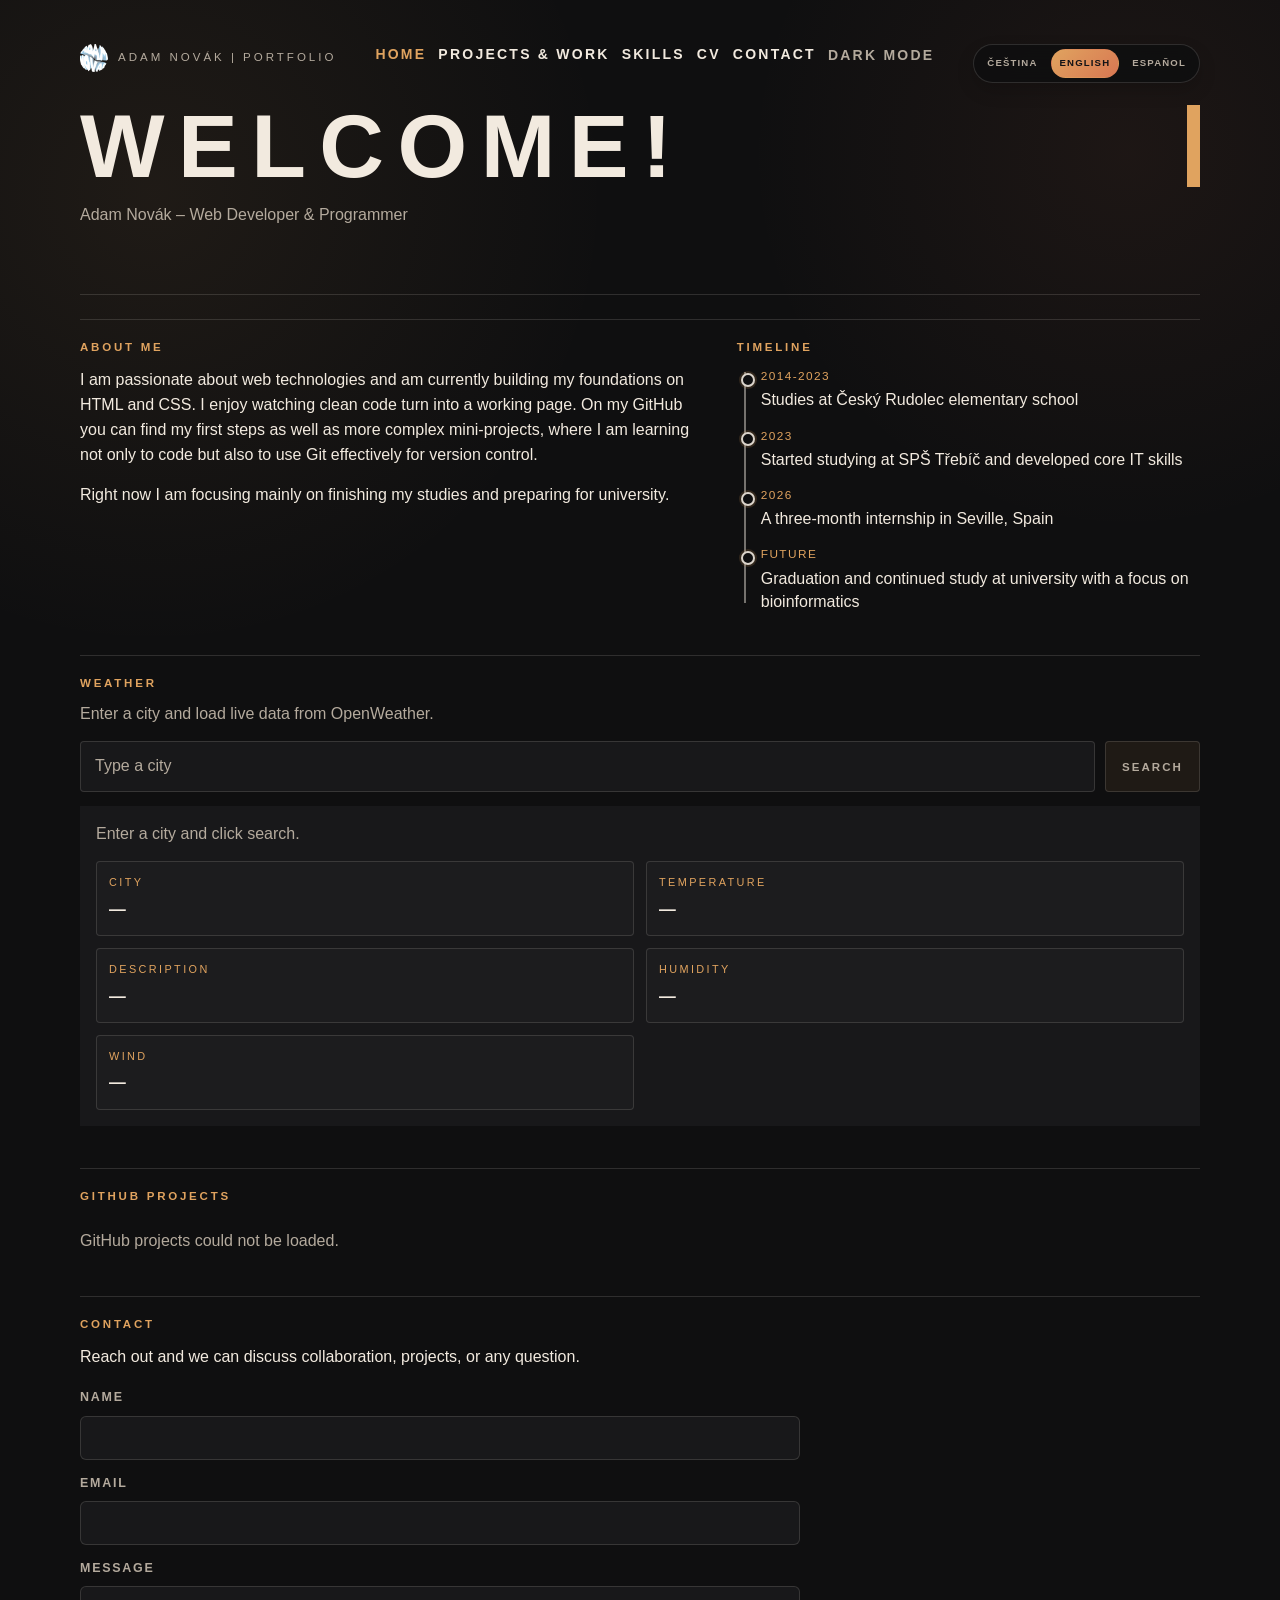
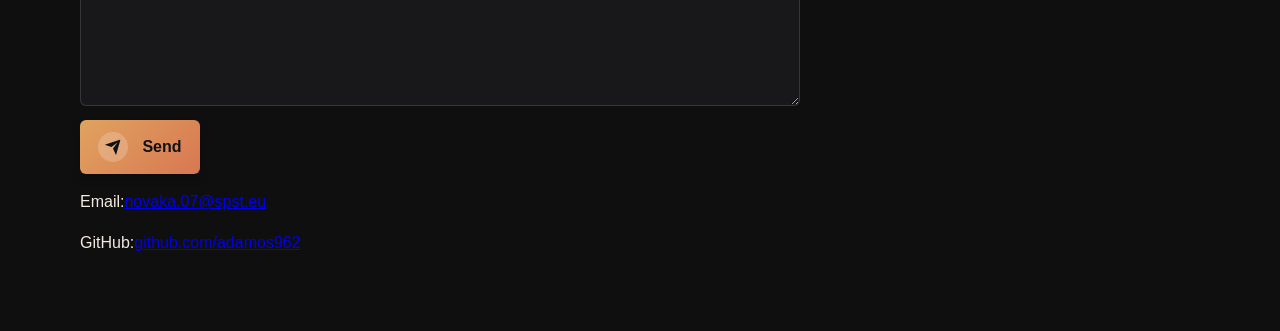
<file: index.html>
<!DOCTYPE html><html lang="cs"><head><meta charset="UTF-8"><meta name="viewport" content="width=device-width,initial-scale=1"><meta name="description" content="Portfolio Adama Nováka – webový vývojář, programátor, 3D designer. HTML, CSS, JavaScript, Python, C++. Přehled projektů a dovedností."><meta name="author" content="Adam Novák"><meta name="keywords" content="portfolio, webový vývojář, HTML CSS JavaScript, Python, programátor, Třebíč"><meta name="robots" content="index,follow,max-snippet:-1,max-image-preview:large"><meta name="theme-color" content="#0f0f10"><meta name="color-scheme" content="dark light"><meta http-equiv="Content-Security-Policy" content="script-src 'self' 'unsafe-inline' https://www.googletagmanager.com https://api.github.com; connect-src 'self' https://*.google-analytics.com https://*.analytics.google.com https://*.googletagmanager.com https://api.github.com https://api.openweathermap.org;"><meta name="google-site-verification" content="hx__53u4xNnlyAiqrmCuZ11W1itisKY6_TkjL5RrKaM"><meta name="mobile-web-app-capable" content="yes"><meta property="og:locale" content="cs_CZ"><meta property="og:type" content="website"><meta property="og:url" content="https://adameknovacek.netlify.app/"><meta property="og:site_name" content="Adam Novák | Portfolio"><meta property="og:title" content="Adam Novák | Portfolio"><meta property="og:description" content="Osobní portfolio Adama Nováka. Webové projekty, studijní práce, dovednosti a kontakt na jednom místě."><meta property="og:image" content="https://adameknovacek.netlify.app/LOGO.webp"><meta property="og:image:width" content="512"><meta property="og:image:height" content="512"><meta property="og:image:type" content="image/png"><meta name="twitter:card" content="summary_large_image"><meta name="twitter:title" content="Adam Novák | Portfolio"><meta name="twitter:description" content="Osobní portfolio Adama Nováka. Webové projekty, studijní práce, dovednosti a kontakt na jednom místě."><meta name="twitter:image" content="https://adameknovacek.netlify.app/LOGO.webp"><meta name="twitter:creator" content="@adamos962"><meta name="apple-mobile-web-app-status-bar-style" content="black-translucent"><script async src="https://www.googletagmanager.com/gtag/js?id=G-PLTFPHKEN8"></script><script>function gtag(){dataLayer.push(arguments)}window.dataLayer=window.dataLayer||[],gtag("js",new Date),gtag("config","G-PLTFPHKEN8")</script><title>Adam Novák | Portfolio – Webový Vývojář & Programátor</title><link rel="icon" href="LOGO.webp" type="image/webp" sizes="64x64"><link rel="shortcut icon" href="LOGO.webp" type="image/webp"><link rel="apple-touch-icon" href="LOGO.webp"><link rel="canonical" href="https://adameknovacek.netlify.app/"><link rel="preconnect" href="https://api.openweathermap.org"><link rel="dns-prefetch" href="https://github.com"><link rel="stylesheet" href="style.css"><script type="application/ld+json">{
        "@context": "https://schema.org",
        "@type": "ProfilePage",
        "name": "Adam Novák | Portfolio",
        "url": "https://adameknovacek.netlify.app/",
        "description": "Portfolio Adama Nováka - webový vývojář, programátor, 3D designer.",
        "inLanguage": "cs-CZ",
        "datePublished": "2026-05-05",
        "isAccessibleForFree": true,
        "mainEntity": {
            "@type": "Person",
            "name": "Adam Novák",
            "url": "https://adameknovacek.netlify.app/",
            "email": "novaka.07@spst.eu",
            "jobTitle": "Student, Webový Vývojář & Programátor",
            "affiliation": {
                "@type": "EducationalOrganization",
                "name": "SPŠ Třebíč"
            },
            "knowsLanguage": ["cs", "en"],
            "sameAs": [
                "https://github.com/adamos962"
            ],
            "skills": "HTML, CSS, JavaScript, Python, C++, C#, MySQL, Blender, 3D Modeling"
        }
    }</script><script type="application/ld+json">{
        "@context": "https://schema.org",
        "@type": "BreadcrumbList",
        "itemListElement": [
            {
                "@type": "ListItem",
                "position": 1,
                "name": "Domů",
                "item": "https://adameknovacek.netlify.app/"
            },
            {
                "@type": "ListItem",
                "position": 2,
                "name": "O Mně",
                "item": "https://adameknovacek.netlify.app/#o-mne"
            },
            {
                "@type": "ListItem",
                "position": 3,
                "name": "Dovednosti",
                "item": "https://adameknovacek.netlify.app/#dovednosti"
            }
        ]
    }</script></head><body><header class="hero"><div class="hero__topbar"><a class="hero__brand" href="index.html" aria-label="Přejít na hlavní stránku"><img class="hero__logo" src="LOGO.webp" alt="Logo Adam Novák" fetchpriority="high"><span>Adam Novák | Portfolio</span></a><nav aria-label="Hlavní navigace"><a href="index.html" aria-current="page">Domů</a><a href="projekty.html">Projekty a Práce</a><a href="dovednosti.html">Dovednosti</a><a href="zivotopis.html">Životopis</a><a href="#kontakt">Kontakt</a><button type="button" data-theme-toggle>Tmavý režim</button></nav></div><h1 class="typewriter"></h1><p class="hero__subtitle">Adam Novák – Webový Vývojář & Programátor</p></header><main class="obsah"><section id="o-mne" class="karta about-section" itemscope itemtype="https://schema.org/EducationalOccupationalCredential"><div><h2>O mně</h2><p itemprop="description">Jsem nadšenec do webových technologií, který momentálně staví své základy na HTML a CSS. Baví mě proces, jak se z čistého kódu stává funkční stránka. Na mém GitHubu najdete mé první krůčky i komplexnější mini-projekty, na kterých se učím nejen kódovat, ale i efektivně využívat Git pro správu verzí.</p><p>Aktuálně se soustředím hlavně na dokončení mého studia a přípravu na vysokou školu.</p></div><aside class="study-timeline" aria-label="Studijní timeline"><h2>Časová osa</h2><ol class="study-timeline__list"><li><span>2014-2023</span>Studium na ZŠ Český Rudolec</li><li><span>2023</span>Začátek studia na SPŠ Třebíč, rozvíjení základních dovedností a znalostí v oblasti IT</li><li><span>2026</span>Dlouhodobá tříměsíční stáž ve Španělsku, Sevilla</li><li><span>Budoucnost</span>Maturita, pokračování studia na VŠ se zaměřením na Bioinformatiku</li></ol></aside></section><section id="weather" class="karta weather-widget"><div class="weather-widget__intro"><h2>Počasí</h2><p>Zadej město a načti aktuální data z OpenWeather.</p></div><div class="weather-widget__controls"><input id="weather-city-input" class="weather-widget__input" type="text" placeholder="Napiš město" aria-label="Název města"><button type="button" data-weather-search class="weather-widget__button">Vyhledat</button></div><div class="weather-card" aria-live="polite"><p id="weather-message" class="weather-card__message">Zadej město a klikni na hledat.</p><dl class="weather-card__details"><div class="weather-card__item"><dt>Město</dt><dd id="weather-city-name">—</dd></div><div class="weather-card__item"><dt>Teplota</dt><dd id="weather-temperature">—</dd></div><div class="weather-card__item"><dt>Popis</dt><dd id="weather-description">—</dd></div><div class="weather-card__item"><dt>Vlhkost</dt><dd id="weather-humidity">—</dd></div><div class="weather-card__item"><dt>Vítr</dt><dd id="weather-wind">—</dd></div></dl></div></section><section id="projects" class="karta github-projects"></section><section id="kontakt" class="karta contact-section"><h2>Kontakt</h2><p>Ozvi se mi a probereme spolupráci, projekty nebo jakýkoli dotaz.</p><form name="kontaktni-formular" method="POST" action="/thank-you.html" data-netlify="true" data-netlify-honeypot="bot-field" class="contact-form"><input type="hidden" name="form-name" value="kontaktni-formular"><p class="contact-form__honeypot"><label>Nevyplňujte toto pole: <input name="bot-field"></label></p><div class="contact-form__field"><label for="contact-name">Jméno</label><input id="contact-name" name="name" type="text" autocomplete="name" required></div><div class="contact-form__field"><label for="contact-email">Email</label><input id="contact-email" name="email" type="email" autocomplete="email" required></div><div class="contact-form__field"><label for="contact-message">Zpráva</label><textarea id="contact-message" name="message" rows="5" required></textarea></div><button type="submit" class="contact-submit-btn"><div class="svg-wrapper-1"><div class="svg-wrapper"><svg xmlns="http://www.w3.org/2000/svg" viewBox="0 0 24 24" width="24" height="24"><path fill="none" d="M0 0h24v24H0z"></path><path fill="currentColor" d="M1.946 9.315c-.522-.174-.527-.455.01-.634l19.087-6.362c.529-.176.832.12.684.638l-5.454 19.086c-.15.529-.455.547-.679.045L12 14l6-8-8 6-8.054-2.685z"></path></svg></div></div><span>Odeslat</span></button></form><address class="kontakt-data"><p>Email:<a href="mailto:novaka.07@spst.eu">novaka.07@spst.eu</a></p><p>GitHub:<a href="https://github.com/adamos962" target="_blank" rel="noopener noreferrer">github.com/adamos962</a></p></address></section></main><button id="chat-bubble" class="chat-bubble" aria-label="Otevřít chat" aria-expanded="false"><svg width="24" height="24" viewBox="0 0 24 24" fill="none" stroke="currentColor" stroke-width="2"><path d="M21 15a2 2 0 0 1-2 2H7l-4 4V5a2 2 0 0 1 2-2h14a2 2 0 0 1 2 2z"></path></svg></button><div id="chat-modal" class="chat-modal" hidden><div class="chat-modal__container"><div class="chat-modal__header"><h2>Zeptej se mě</h2><button id="chat-close" class="chat-modal__close" aria-label="Zavřít chat">&times;</button></div><div class="chat-modal__body"><p class="chat-modal__intro">Ptej se na mé dovednosti, projekty nebo pozadí.</p><div id="chat-response" aria-live="polite" class="chat-response"></div></div><div class="chat-modal__footer"><input type="text" id="chat-input" placeholder="např. Jaké jazyky znáš?" aria-label="Tvá otázka"><button id="chat-send">Poslat</button></div></div></div><script src="script.js" defer="defer"></script></body></html>
</file>
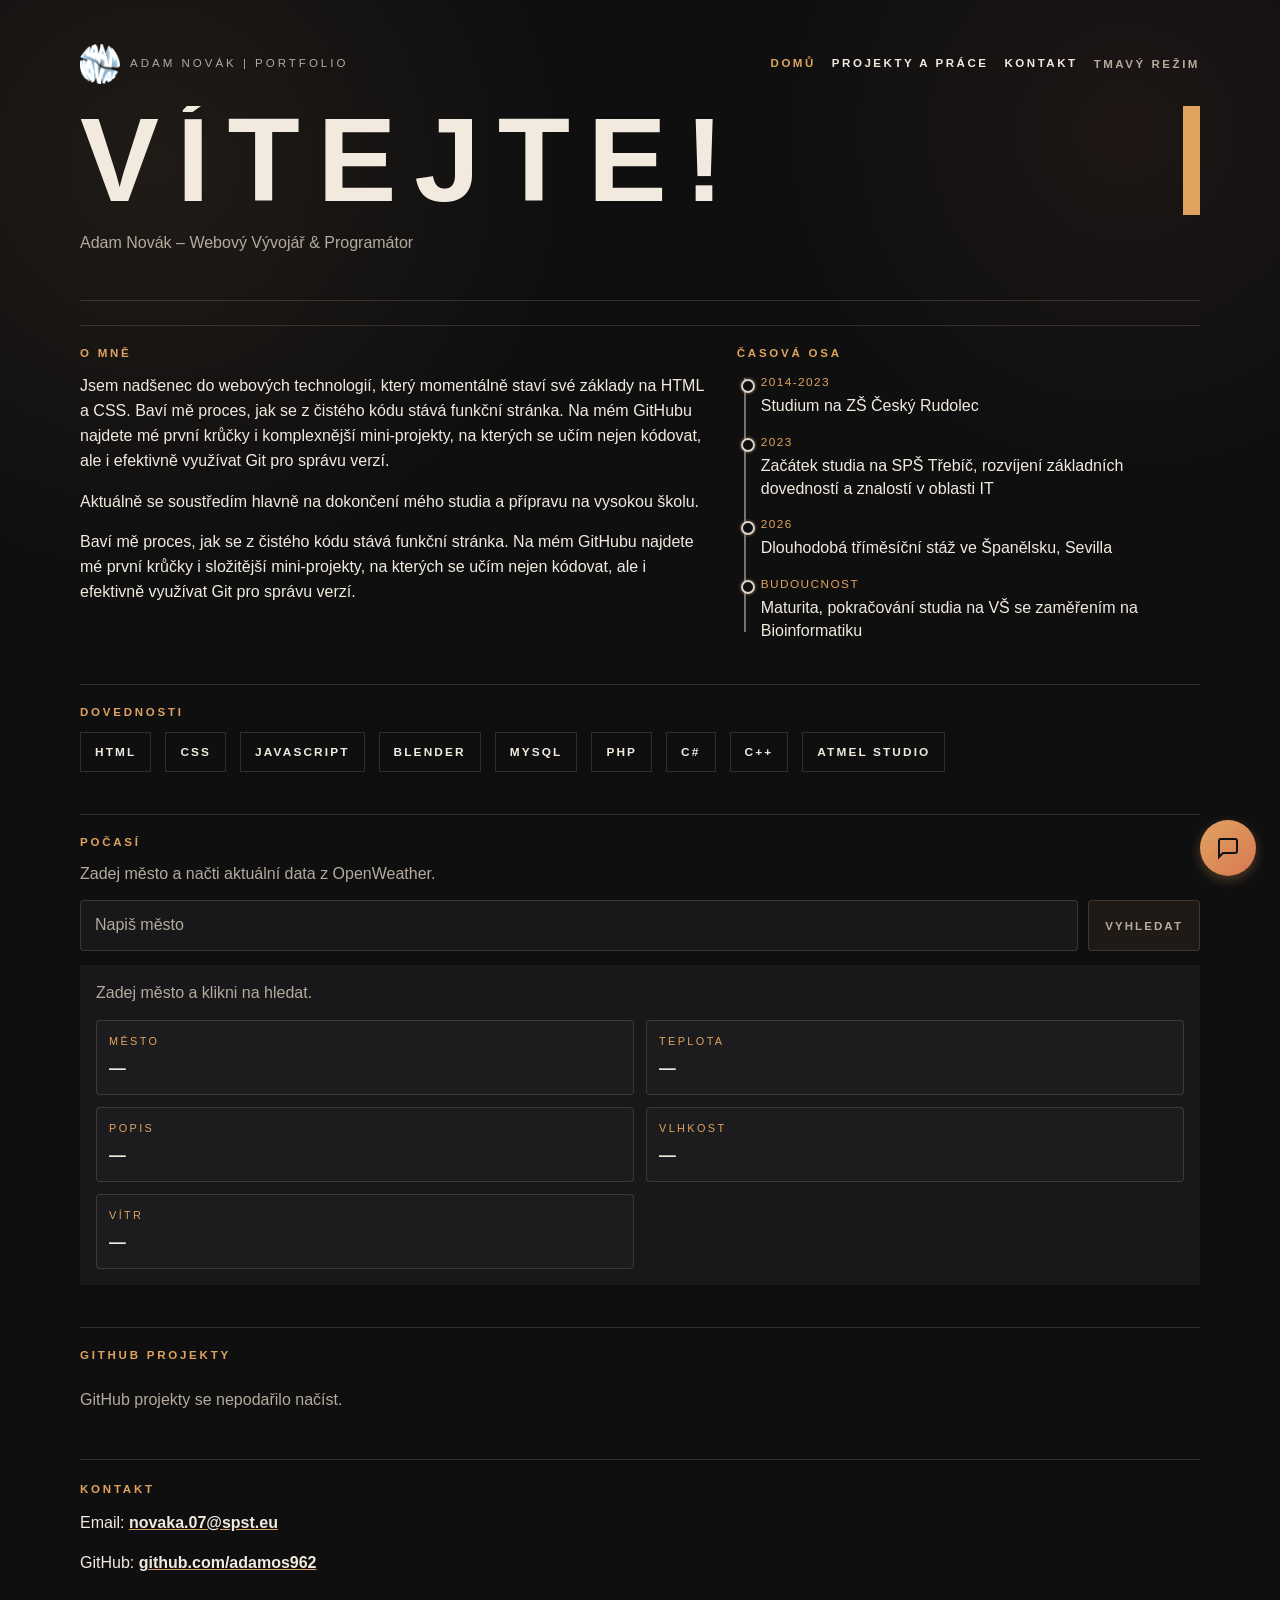
<file: my-portfolio/index.html>
<!DOCTYPE html>
<html lang="cs">
<head>
    <meta charset="UTF-8">
    <meta name="viewport" content="width=device-width, initial-scale=1.0">
    <meta name="description" content="Portfolio Adama Nováka – webový vývojář, programátor, 3D designer. HTML, CSS, JavaScript, Python, C++. Přehled projektů a dovedností.">
    <meta name="author" content="Adam Novák">
    <meta name="keywords" content="portfolio, webový vývojář, HTML CSS JavaScript, Python, programátor, Třebíč">
    <meta name="robots" content="index,follow,max-snippet:-1,max-image-preview:large">
    <meta name="theme-color" content="#0f0f10">
    <meta name="color-scheme" content="dark light">
    <meta name="mobile-web-app-capable" content="yes">
    <meta property="og:locale" content="cs_CZ">
    <meta property="og:type" content="website">
    <meta property="og:url" content="https://adameknovacek.netlify.app/">
    <meta property="og:site_name" content="Adam Novák | Portfolio">
    <meta property="og:title" content="Adam Novák | Portfolio">
    <meta property="og:description" content="Osobní portfolio Adama Nováka. Webové projekty, studijní práce, dovednosti a kontakt na jednom místě.">
    <meta property="og:image" content="https://adameknovacek.netlify.app/LOGO.png">
    <meta property="og:image:width" content="512">
    <meta property="og:image:height" content="512">
    <meta property="og:image:type" content="image/png">
    <meta name="twitter:card" content="summary_large_image">
    <meta name="twitter:title" content="Adam Novák | Portfolio">
    <meta name="twitter:description" content="Osobní portfolio Adama Nováka. Webové projekty, studijní práce, dovednosti a kontakt na jednom místě.">
    <meta name="twitter:image" content="https://adameknovacek.netlify.app/LOGO.png">
    <meta name="twitter:creator" content="@adamos962">
    <meta name="apple-mobile-web-app-status-bar-style" content="black-translucent">
    <title>Adam Novák | Portfolio – Webový Vývojář & Programátor</title>
    <link rel="icon" type="image/png" href="LOGO.png">
    <link rel="canonical" href="https://adameknovacek.netlify.app/">
    <link rel="preconnect" href="https://api.openweathermap.org">
    <link rel="dns-prefetch" href="https://github.com">
    <link rel="stylesheet" href="style.css">
    <script type="application/ld+json">
    {
        "@context": "https://schema.org",
        "@type": "ProfilePage",
        "name": "Adam Novák | Portfolio",
        "url": "https://adameknovacek.netlify.app/",
        "description": "Portfolio Adama Nováka - webový vývojář, programátor, 3D designer.",
        "inLanguage": "cs-CZ",
        "datePublished": "2026-05-05",
        "isAccessibleForFree": true,
        "mainEntity": {
            "@type": "Person",
            "name": "Adam Novák",
            "url": "https://adameknovacek.netlify.app/",
            "email": "novaka.07@spst.eu",
            "jobTitle": "Student, Webový Vývojář & Programátor",
            "affiliation": {
                "@type": "EducationalOrganization",
                "name": "SPŠ Třebíč"
            },
            "knowsLanguage": ["cs", "en"],
            "sameAs": [
                "https://github.com/adamos962"
            ],
            "skills": "HTML, CSS, JavaScript, Python, C++, C#, MySQL, Blender, 3D Modeling"
        }
    }
    </script>
    <script type="application/ld+json">
    {
        "@context": "https://schema.org",
        "@type": "BreadcrumbList",
        "itemListElement": [
            {
                "@type": "ListItem",
                "position": 1,
                "name": "Domů",
                "item": "https://adameknovacek.netlify.app/"
            },
            {
                "@type": "ListItem",
                "position": 2,
                "name": "O Mně",
                "item": "https://adameknovacek.netlify.app/#o-mne"
            },
            {
                "@type": "ListItem",
                "position": 3,
                "name": "Dovednosti",
                "item": "https://adameknovacek.netlify.app/#dovednosti"
            }
        ]
    }
    </script>
</head>
<body>
    <header class="hero">
        <div class="hero__topbar">
            <a class="hero__brand" href="index.html" aria-label="Přejít na hlavní stránku">
                <img class="hero__logo hero__logo--large" src="LOGO.png" alt="Logo Adam Novák">
                <span>Adam Novák | Portfolio</span>
            </a>
            <nav aria-label="Hlavní navigace">
                <a href="index.html" aria-current="page">Domů</a>
                <a href="projekty.html">Projekty a Práce</a>
                <a href="#kontakt">Kontakt</a>
                <button type="button" data-theme-toggle>Tmavý režim</button>
            </nav>
        </div>

        <h1 class="typewriter"></h1>
        <p class="hero__subtitle">Adam Novák – Webový Vývojář & Programátor</p>
    </header>

    <main class="obsah">
        <section id="o-mne" class="karta about-section" itemscope itemtype="https://schema.org/EducationalOccupationalCredential">
            <div>
                <h2>O mně</h2>
                <p itemprop="description">
                    Jsem nadšenec do webových technologií, který momentálně staví své základy na HTML a CSS. Baví mě proces, jak se z čistého kódu stává funkční stránka. Na mém GitHubu najdete mé první krůčky i komplexnější mini-projekty, na kterých se učím nejen kódovat, ale i efektivně využívat Git pro správu verzí.
                </p>
                <p>
                    Aktuálně se soustředím hlavně na dokončení mého studia a přípravu na vysokou školu.
                </p>

                <p>
                    Baví mě proces, jak se z čistého kódu stává funkční stránka. Na mém GitHubu najdete mé první krůčky i složitější mini-projekty, na kterých se učím nejen kódovat, ale i efektivně využívat Git pro správu verzí.
                </p>
                </p>
            </div>
            <aside class="study-timeline" aria-label="Studijní timeline">
                <h2>Časová osa</h2>
                <ol class="study-timeline__list">
                    <li><span>2014-2023</span>Studium na ZŠ Český Rudolec</li>
                    <li><span>2023</span>Začátek studia na SPŠ Třebíč, rozvíjení základních dovedností a znalostí v oblasti IT</li>
                    <li><span>2026</span>Dlouhodobá tříměsíční stáž ve Španělsku, Sevilla</li>
                    <li><span>Budoucnost</span>Maturita, pokračování studia na VŠ se zaměřením na Bioinformatiku</li>
                </ol>
            </aside>
        </section>

        <section id="dovednosti" class="karta">
            <h2>Dovednosti</h2>
            <ul class="seznam-dovednosti" itemscope itemtype="https://schema.org/ItemList">
                <link itemprop="itemListOrder" href="https://schema.org/ItemListUnordered" />
                <li itemprop="itemListElement">HTML</li>
                <li itemprop="itemListElement">CSS</li>
                <li itemprop="itemListElement">JavaScript</li>
                <li itemprop="itemListElement">Blender</li>
                <li itemprop="itemListElement">MySQL</li>
                <li itemprop="itemListElement">PHP</li>
                <li itemprop="itemListElement">C#</li>
                <li itemprop="itemListElement">C++</li>
                <li itemprop="itemListElement">Atmel studio</li>
            </ul>
        </section>

        <section id="weather" class="karta weather-widget">
            <div class="weather-widget__intro">
                <h2>Počasí</h2>
                <p>Zadej město a načti aktuální data z OpenWeather.</p>
            </div>

            <div class="weather-widget__controls">
                <input id="weather-city-input" class="weather-widget__input" type="text" placeholder="Napiš město" aria-label="Název města">
                <button type="button" data-weather-search class="weather-widget__button">Vyhledat</button>
            </div>

            <div class="weather-card" aria-live="polite">
                <p id="weather-message" class="weather-card__message">Zadej město a klikni na hledat.</p>
                <dl class="weather-card__details">
                    <div class="weather-card__item">
                        <dt>Město</dt>
                        <dd id="weather-city-name">—</dd>
                    </div>
                    <div class="weather-card__item">
                        <dt>Teplota</dt>
                        <dd id="weather-temperature">—</dd>
                    </div>
                    <div class="weather-card__item">
                        <dt>Popis</dt>
                        <dd id="weather-description">—</dd>
                    </div>
                    <div class="weather-card__item">
                        <dt>Vlhkost</dt>
                        <dd id="weather-humidity">—</dd>
                    </div>
                    <div class="weather-card__item">
                        <dt>Vítr</dt>
                        <dd id="weather-wind">—</dd>
                    </div>
                </dl>
            </div>
        </section>

        <section id="projects" class="karta github-projects" aria-labelledby="github-projects-heading"></section>
    </main>

    <!-- Floating Chat Widget -->
    <button id="chat-bubble" class="chat-bubble" aria-label="Otevřít chat" aria-expanded="false">
        <svg width="24" height="24" viewBox="0 0 24 24" fill="none" stroke="currentColor" stroke-width="2">
            <path d="M21 15a2 2 0 0 1-2 2H7l-4 4V5a2 2 0 0 1 2-2h14a2 2 0 0 1 2 2z"></path>
        </svg>
    </button>

    <div id="chat-modal" class="chat-modal" hidden>
        <div class="chat-modal__container">
            <div class="chat-modal__header">
                <h2>Zeptej se mě</h2>
                <button id="chat-close" class="chat-modal__close" aria-label="Zavřít chat">&times;</button>
            </div>
            <div class="chat-modal__body">
                <p class="chat-modal__intro">Ptej se na mé dovednosti, projekty nebo pozadí.</p>
                <div id="chat-response" aria-live="polite" class="chat-response"></div>
            </div>
            <div class="chat-modal__footer">
                <input type="text" id="chat-input" placeholder="např. Jaké jazyky znáš?" aria-label="Tvá otázka">
                <button id="chat-send">Poslat</button>
            </div>
        </div>
    </div>

    <footer id="kontakt" class="karta karta--footer">
        <h2>Kontakt</h2>
        <address class="kontakt-data">
            <p>Email: <a href="mailto:novaka.07@spst.eu">novaka.07@spst.eu</a></p>
            <p>GitHub: <a href="https://github.com/adamos962" target="_blank" rel="noopener noreferrer">github.com/adamos962</a></p>
        </address>
    </footer>
    <script src="script.js" defer></script>
</body>
</html>
</file>
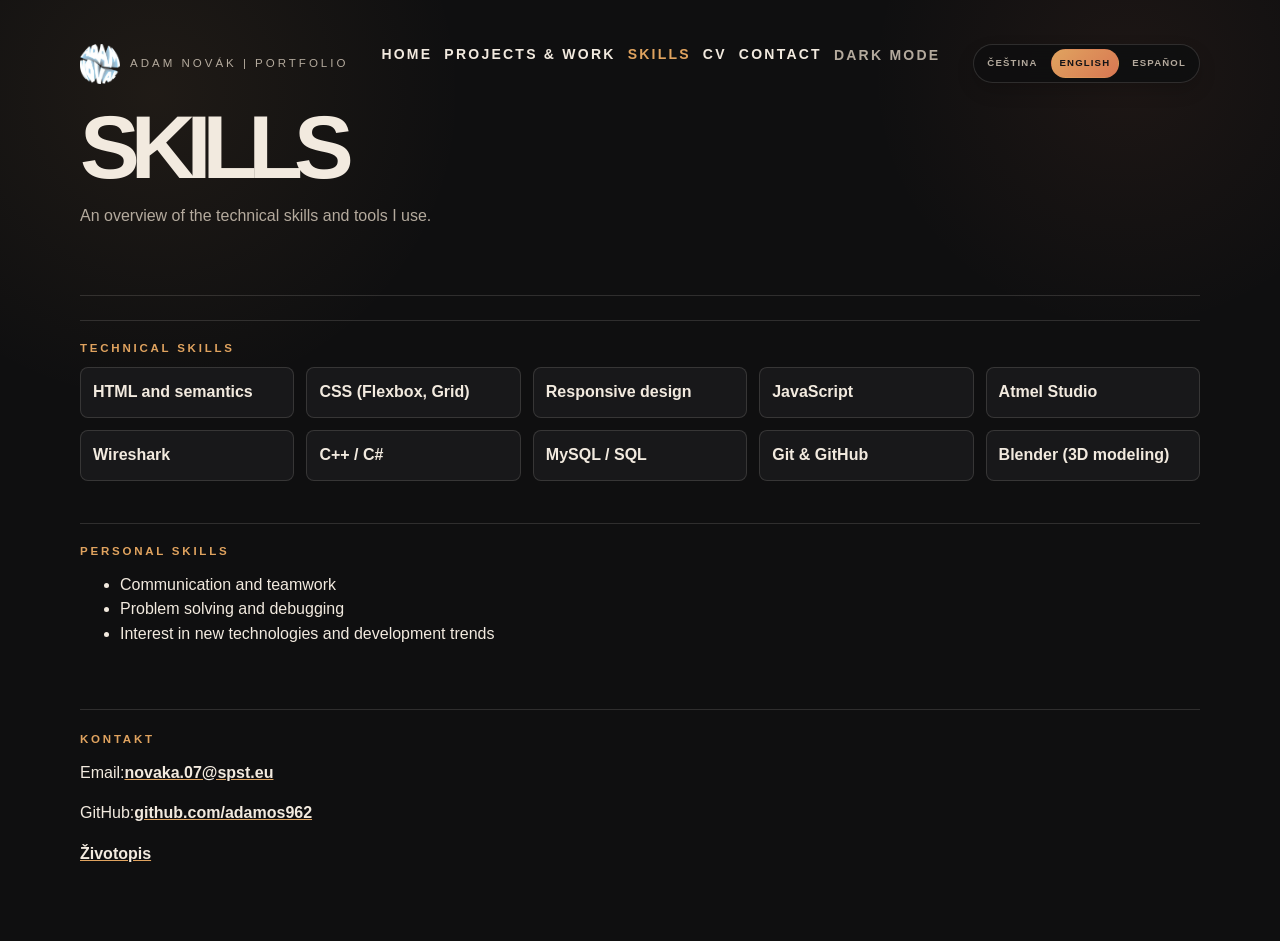
<file: dovednosti.html>
<!DOCTYPE html><html lang="cs"><head><meta charset="UTF-8"><meta name="viewport" content="width=device-width,initial-scale=1"><meta name="description" content="Dovednosti Adama Nováka: HTML, CSS, JavaScript, Python, C++, Blender a další."><meta name="author" content="Adam Novák"><meta name="theme-color" content="#0f0f10"><title>Dovednosti | Adam Novák</title><link rel="icon" type="image/webp" href="LOGO.webp"><link rel="canonical" href="https://adameknovacek.netlify.app/dovednosti.html"><link rel="stylesheet" href="style.css"><script src="script.js" defer="defer"></script></head><body><header class="hero"><div class="hero__topbar"><a class="hero__brand" href="index.html" aria-label="Přejít na hlavní stránku"><img class="hero__logo hero__logo--large" src="LOGO.webp" alt="Logo Adam Novák" fetchpriority="high"><span>Adam Novák | Portfolio</span></a><nav aria-label="Hlavní navigace"><a href="index.html">Domů</a><a href="projekty.html">Projekty a Práce</a><a href="dovednosti.html" aria-current="page">Dovednosti</a><a href="zivotopis.html">Životopis</a><a href="index.html#kontakt">Kontakt</a><button type="button" data-theme-toggle>Tmavý režim</button></nav></div><h1>Dovednosti</h1><p class="hero__subtitle">Přehled technických dovedností a nástrojů, které ovládám.</p></header><main class="obsah"><section class="karta"><h2>Technické dovednosti</h2><div class="skills-list"><div class="skill">HTML a sémantika</div><div class="skill">CSS (Flexbox, Grid)</div><div class="skill">Responzivní design</div><div class="skill">JavaScript</div><div class="skill">Atmel Studio</div><div class="skill">Wireshark</div><div class="skill">C++ / C#</div><div class="skill">MySQL / SQL</div><div class="skill">Git &amp; GitHub</div><div class="skill">Blender (3D modelování)</div></div></section><section class="karta"><h2>Osobní schopnosti</h2><ul><li>Komunikace a týmová spolupráce</li><li>Řešení problémů a debugging</li><li>Aktivní zájem o nové technologie a trendy ve vývoji.</li></ul></section></main><footer class="karta karta--footer"><h2>Kontakt</h2><address class="kontakt-data"><p>Email:<a href="mailto:novaka.07@spst.eu">novaka.07@spst.eu</a></p><p>GitHub:<a href="https://github.com/adamos962" target="_blank" rel="noopener noreferrer">github.com/adamos962</a></p><p><a href="zivotopis.html">Životopis</a></p></address></footer><button id="chat-bubble" class="chat-bubble" aria-label="Otevřít chat" aria-expanded="false"><svg width="24" height="24" viewBox="0 0 24 24" fill="none" stroke="currentColor" stroke-width="2"><path d="M21 15a2 2 0 0 1-2 2H7l-4 4V5a2 2 0 0 1 2-2h14a2 2 0 0 1 2 2z"></path></svg></button><div id="chat-modal" class="chat-modal" hidden><div class="chat-modal__container"><div class="chat-modal__header"><h2>Zeptej se mě</h2><button id="chat-close" class="chat-modal__close" aria-label="Zavřít chat">&times;</button></div><div class="chat-modal__body"><p class="chat-modal__intro">Ptej se na mé dovednosti, projekty nebo pozadí.</p><div id="chat-response" aria-live="polite" class="chat-response"></div></div><div class="chat-modal__footer"><input type="text" id="chat-input" placeholder="např. Jaké jazyky znáš?" aria-label="Tvá otázka"><button id="chat-send">Poslat</button></div></div></div></body></html>
</file>
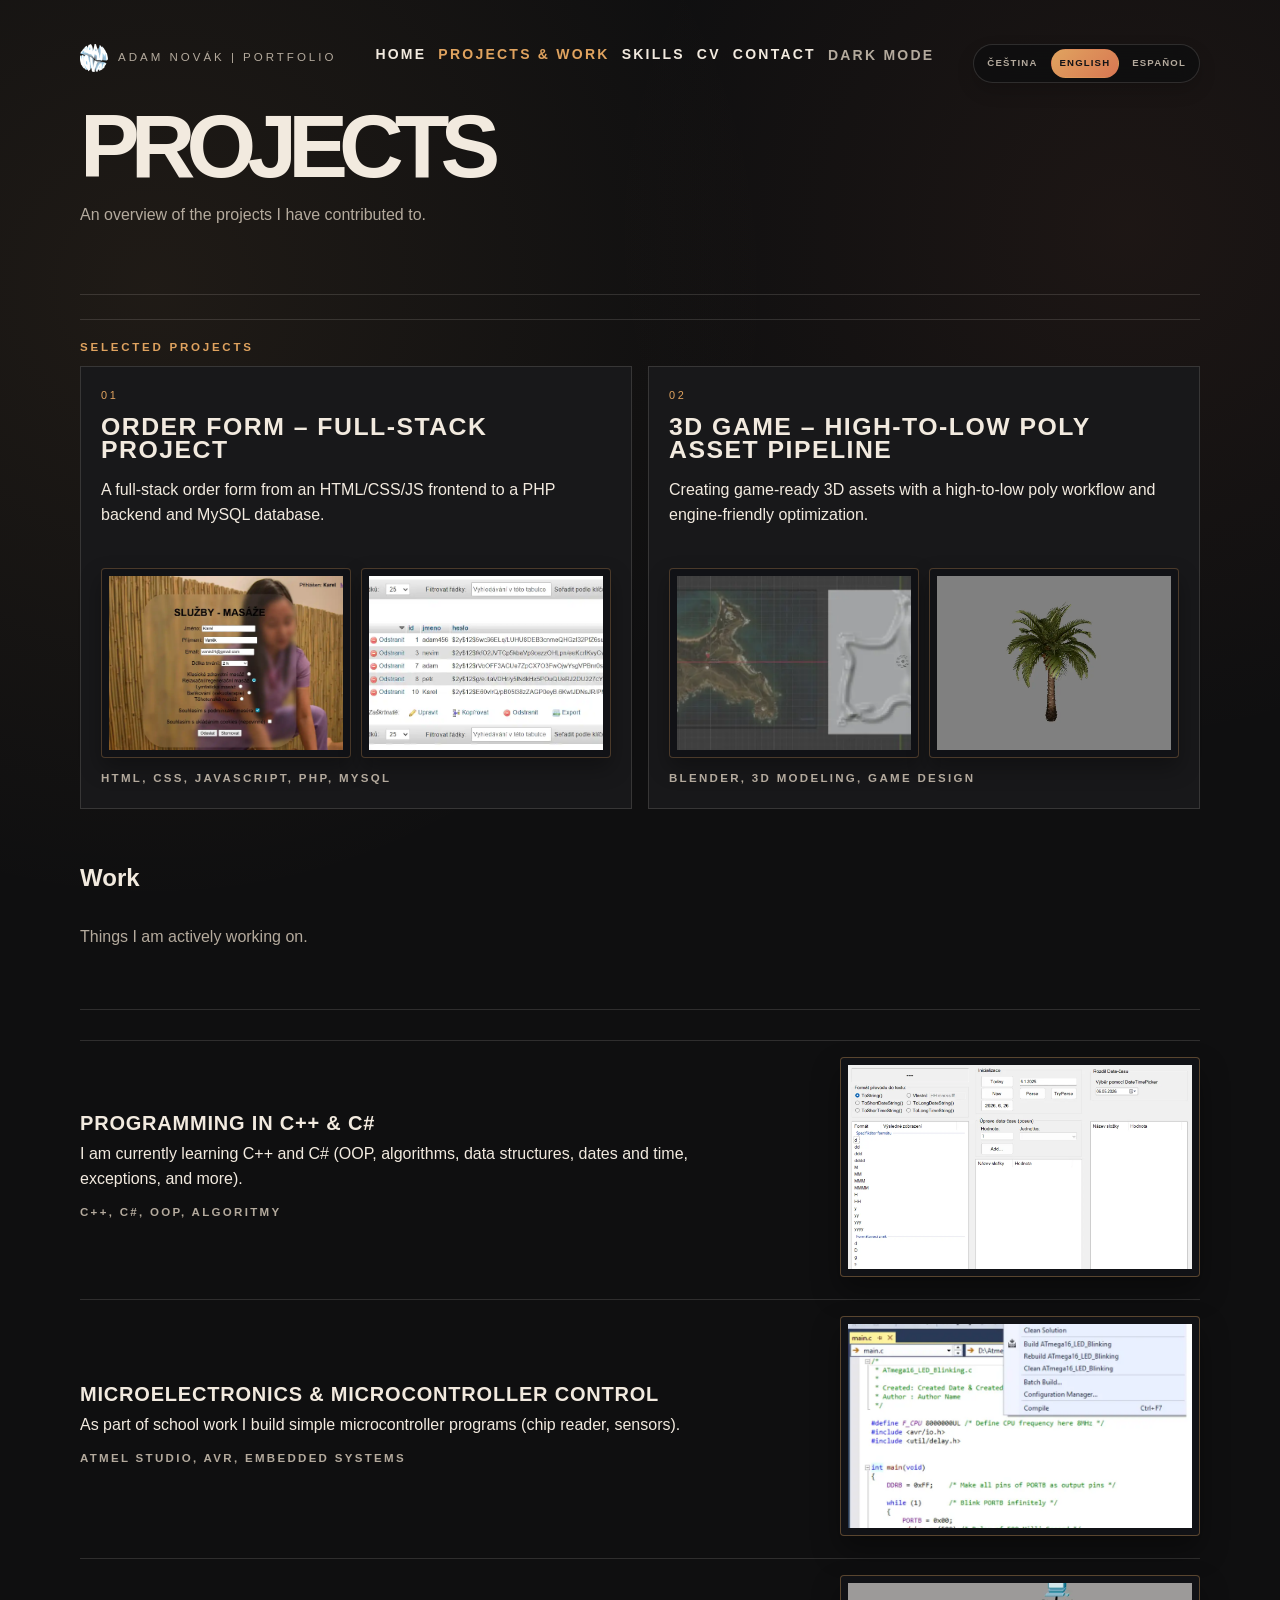
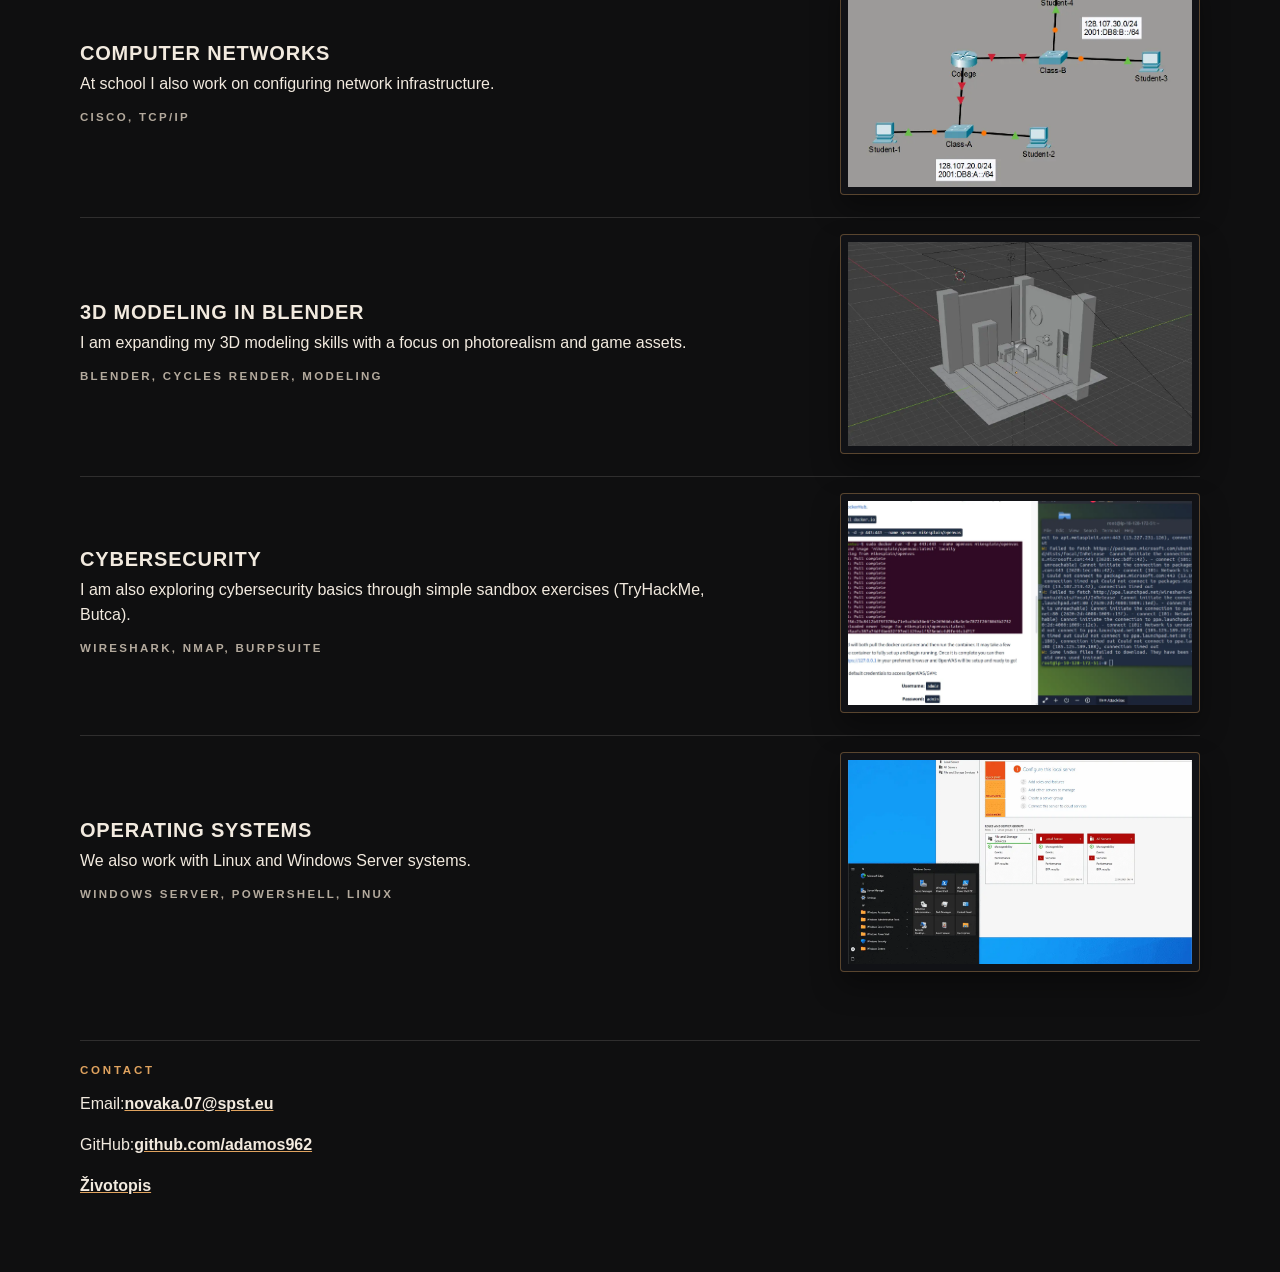
<file: projekty.html>
<!DOCTYPE html><html lang="cs"><head><meta charset="UTF-8"><meta name="viewport" content="width=device-width,initial-scale=1"><meta name="description" content="Projekty Adama Nováka: Full-stack webový formulář, 3D modelování v Blenderu, programování C++/C#, síťová infrastruktura. Ukázky práce."><meta name="author" content="Adam Novák"><meta name="keywords" content="projekty, full-stack, HTML CSS JavaScript PHP MySQL, 3D Blender, programování, školní práce"><meta name="robots" content="index,follow,max-snippet:-1,max-image-preview:large"><meta name="theme-color" content="#0f0f10"><meta name="color-scheme" content="dark light"><meta property="og:locale" content="cs_CZ"><meta property="og:type" content="website"><meta property="og:url" content="https://adameknovacek.netlify.app/projekty.html"><meta property="og:site_name" content="Adam Novák | Portfolio"><meta property="og:title" content="Projekty | Adam Novák"><meta property="og:description" content="Přehled projektů a rozpracovaných prací Adama Nováka. Ukázky webů, 3D modelování, programování a síťových projektů."><meta property="og:image" content="https://adameknovacek.netlify.app/LOGO.webp"><meta property="og:image:width" content="512"><meta property="og:image:height" content="512"><meta property="og:image:type" content="image/png"><meta name="twitter:card" content="summary_large_image"><meta name="twitter:title" content="Projekty | Adam Novák"><meta name="twitter:description" content="Přehled projektů a rozpracovaných prací Adama Nováka. Ukázky webů, 3D modelování, programování a síťových projektů."><meta name="twitter:image" content="https://adameknovacek.netlify.app/LOGO.webp"><meta name="twitter:creator" content="@adamos962"><title>Projekty & Práce | Adam Novák – Full-Stack & 3D Design</title><link rel="icon" type="image/webp" href="LOGO.webp"><link rel="canonical" href="https://adameknovacek.netlify.app/projekty.html"><link rel="preconnect" href="https://github.com"><link rel="stylesheet" href="style.css"><script type="application/ld+json">{
        "@context": "https://schema.org",
        "@type": "CollectionPage",
        "name": "Projekty & Práce | Adam Novák",
        "url": "https://adameknovacek.netlify.app/projekty.html",
        "description": "Full-stack projekty, 3D design, programování a síťová infrastruktura.",
        "inLanguage": "cs-CZ",
        "isPartOf": {
            "@type": "WebSite",
            "url": "https://adameknovacek.netlify.app/",
            "name": "Adam Novák | Portfolio"
        },
        "author": {
            "@type": "Person",
            "name": "Adam Novák",
            "url": "https://adameknovacek.netlify.app/",
            "sameAs": ["https://github.com/adamos962"]
        }
    }</script><script type="application/ld+json">{
        "@context": "https://schema.org",
        "@type": "BreadcrumbList",
        "itemListElement": [
            {
                "@type": "ListItem",
                "position": 1,
                "name": "Domů",
                "item": "https://adameknovacek.netlify.app/"
            },
            {
                "@type": "ListItem",
                "position": 2,
                "name": "Projekty",
                "item": "https://adameknovacek.netlify.app/projekty.html"
            }
        ]
    }</script></head><body><header class="hero"><div class="hero__topbar"><a class="hero__brand" href="index.html" aria-label="Přejít na hlavní stránku"><img class="hero__logo" src="LOGO.webp" alt="Logo Adam Novák" fetchpriority="high"><span>Adam Novák | Portfolio</span></a><nav aria-label="Hlavní navigace"><a href="index.html">Domů</a><a href="projekty.html" aria-current="page">Projekty a Práce</a><a href="dovednosti.html">Dovednosti</a><a href="zivotopis.html">Životopis</a><a href="index.html#kontakt">Kontakt</a><button type="button" data-theme-toggle>Tmavý režim</button></nav></div><h1>Projekty</h1><p class="hero__subtitle">Přehled projektů, na kterých jsem se podílel.</p></header><main class="obsah"><section class="karta"><h2>Vybrané Projekty</h2><ul class="projekty-grid"><li class="projekt-karta"><article itemscope itemtype="https://schema.org/CreativeWork"><p class="project-kicker">01</p><h3 itemprop="name">Objednávkový formulář – Full-Stack Projekt</h3><p class="projekt-popis" itemprop="description">Full-stack objednávkový formulář od frontendu v HTML/CSS/JS po backend v PHP a databázi MySQL.</p><div class="project-media"><img src="okazka.webp" alt="Objednávkový formulář – podobá frontendu s HTML CSS inputy" itemprop="image" fetchpriority="high"> <img src="okazka2.webp" alt="Objednávkový formulář – MySQL databáze a backend architektura" itemprop="image" fetchpriority="high"></div><p class="stack" itemprop="keywords">HTML, CSS, JavaScript, PHP, MySQL</p></article></li><li class="projekt-karta"><article itemscope itemtype="https://schema.org/CreativeWork"><p class="project-kicker">02</p><h3 itemprop="name">3D Hra – High-to-Low Poly Asset Pipeline</h3><p class="projekt-popis" itemprop="description">Tvorba herních 3D assetů v rámci high-to-low poly pipeline s optimalizací pro herní engine.</p><div class="project-media"><img src="hra1.webp" alt="3D model hry – high poly verze s detailem v Blenderu" itemprop="image" fetchpriority="high"> <img src="hra2.webp" alt="3D model hry – optimalizovaná low poly verze pro herní engine" itemprop="image" fetchpriority="high"></div><p class="stack" itemprop="keywords">Blender, 3D Modeling, Game Design</p></article></li></ul></section><h2 class="work-section-title">Práce</h2><p class="hero__subtitle">Věci, na kterých aktivně pracuji.</p><section class="karta"><div class="work-list"><article class="work-item work-item--with-img" itemscope itemtype="https://schema.org/CreativeWork"><div class="work-content"><h3 itemprop="name">Programování v C++ & C#</h3><p class="work-text" itemprop="description">Momentálně se učím programovat v C++ a C# (OOP, algoritmy, datové struktury, datum a čas, výjimky a další).</p><p class="stack" itemprop="keywords">C++, C#, OOP, Algoritmy</p></div><div class="work-image"><img src="programovani.webp" alt="Vývoj C++ a C# aplikací – programovací editory a integrované prostředí" itemprop="image" fetchpriority="high"></div></article><article class="work-item work-item--with-img" itemscope itemtype="https://schema.org/CreativeWork"><div class="work-content"><h3 itemprop="name">Mikroelektronika & Řízení Mikrokontrolérů</h3><p class="work-text" itemprop="description">V rámci školního programu vyvíjím jednoduché programy pro mikrokontroléry. (čtečka čipů, senzory)</p><p class="stack" itemprop="keywords">Atmel Studio, AVR, Embedded Systems</p></div><div class="work-image"><img src="atmel.webp" alt="Mikrokontrolér projekt v Atmel Studiu – kód pro AVR mikrokontroléry" itemprop="image" fetchpriority="high"></div></article><article class="work-item work-item--with-img" itemscope itemtype="https://schema.org/CreativeWork"><div class="work-content"><h3 itemprop="name">Počítačové Sítě</h3><p class="work-text" itemprop="description">V rámci školy se věnuji také konfiguraci síťových infrastruktur.</p><p class="stack" itemprop="keywords">Cisco, TCP/IP</p></div><div class="work-image"><img src="packet.webp" alt="Síťová infrastruktura a routery v Cisco Packet Traceru" itemprop="image" fetchpriority="high"></div></article><article class="work-item work-item--with-img" itemscope itemtype="https://schema.org/CreativeWork"><div class="work-content"><h3 itemprop="name">3D Modelování v Blenderu</h3><p class="work-text" itemprop="description">Snažím se rozšiřovat své dovednosti v 3D modelování se zaměřením na fotorealismus a herní assety.</p><p class="stack" itemprop="keywords">Blender, Cycles Render, Modeling</p></div><div class="work-image"><img src="ukazkablender.webp" alt="3D model a rendering z Blenderu s Cycles renderovacím enginem" itemprop="image" fetchpriority="high"></div></article><article class="work-item work-item--with-img" itemscope itemtype="https://schema.org/CreativeWork"><div class="work-content"><h3 itemprop="name">Kybernetická bezpečnost</h3><p class="work-text" itemprop="description">Součástí výuky také objevuji základy kybernetické bezpečnosti na jednoduchých sandboxových cvičeních (TryHackMe, Butca).</p><p class="stack" itemprop="keywords">Wireshark, Nmap, BurpSuite</p></div><div class="work-image"><img src="tryhackme.webp" alt="Ukázka z testu v TryHackMe" itemprop="image" fetchpriority="high"></div></article><article class="work-item work-item--with-img" itemscope itemtype="https://schema.org/CreativeWork"><div class="work-content"><h3 itemprop="name">Operační systémy</h3><p class="work-text" itemprop="description">Nesmíme opomenout práci s Linux či Windows Servery</p><p class="stack" itemprop="keywords">Windows Server, Powershell, Linux</p></div><div class="work-image"><img src="windowserver.webp" alt="Ukázka z testu v TryHackMe" itemprop="image" fetchpriority="high"></div></article></div></section></main><footer class="karta karta--footer"><h2>Kontakt</h2><address class="kontakt-data"><p>Email:<a href="mailto:novaka.07@spst.eu">novaka.07@spst.eu</a></p><p>GitHub:<a href="https://github.com/adamos962" target="_blank" rel="noopener noreferrer">github.com/adamos962</a></p><p><a href="zivotopis.html">Životopis</a></p></address></footer><button id="chat-bubble" class="chat-bubble" aria-label="Otevřít chat" aria-expanded="false"><svg width="24" height="24" viewBox="0 0 24 24" fill="none" stroke="currentColor" stroke-width="2"><path d="M21 15a2 2 0 0 1-2 2H7l-4 4V5a2 2 0 0 1 2-2h14a2 2 0 0 1 2 2z"></path></svg></button><div id="chat-modal" class="chat-modal" hidden><div class="chat-modal__container"><div class="chat-modal__header"><h2>Zeptej se mě</h2><button id="chat-close" class="chat-modal__close" aria-label="Zavřít chat">&times;</button></div><div class="chat-modal__body"><p class="chat-modal__intro">Ptej se na mé dovednosti, projekty nebo pozadí.</p><div id="chat-response" aria-live="polite" class="chat-response"></div></div><div class="chat-modal__footer"><input type="text" id="chat-input" placeholder="např. Jaké jazyky znáš?" aria-label="Tvá otázka"><button id="chat-send">Poslat</button></div></div></div><script src="script.js" defer="defer"></script></body></html>
</file>
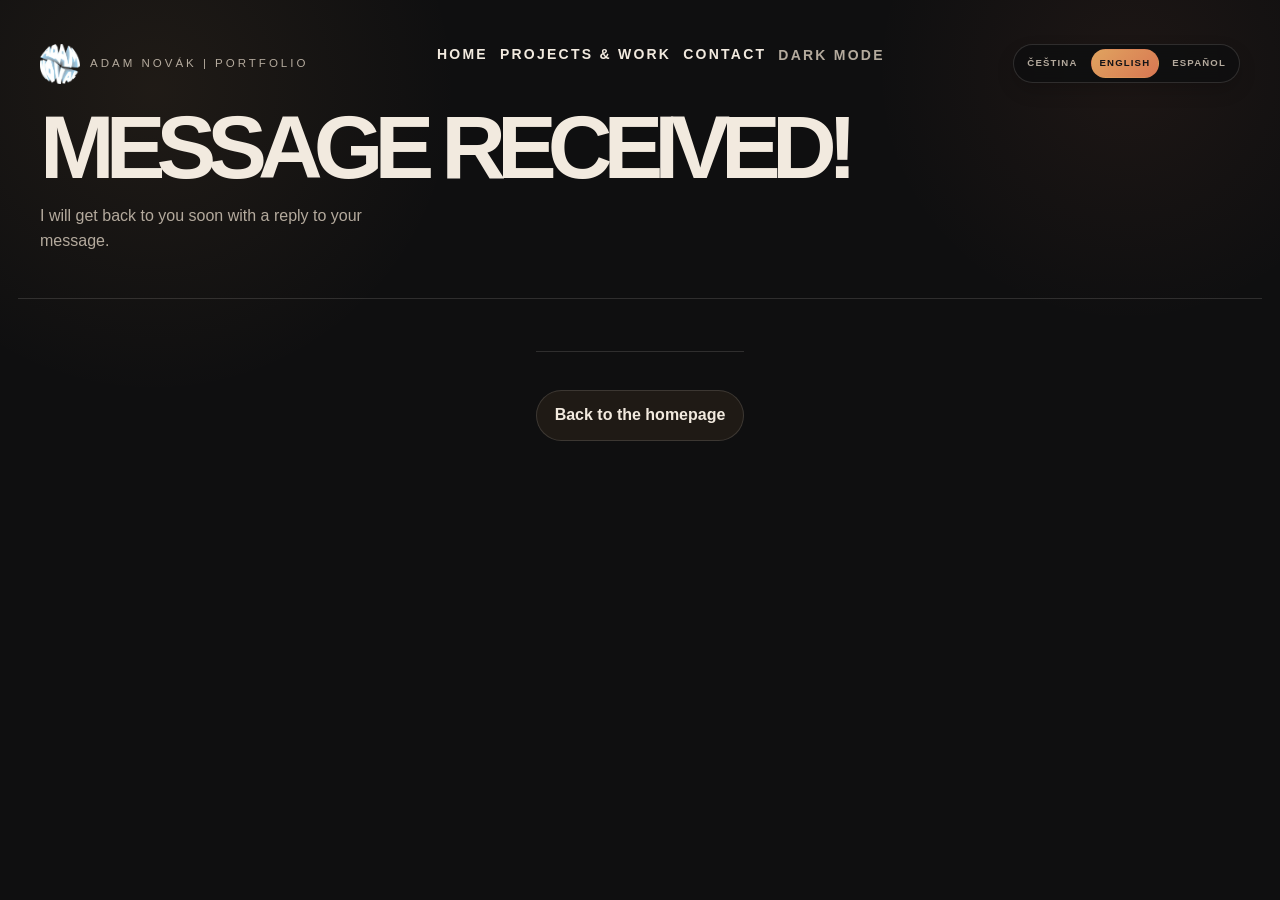
<file: thank-you.html>
<!DOCTYPE html><html lang="cs"><head><meta charset="UTF-8"><meta name="viewport" content="width=device-width,initial-scale=1"><meta name="robots" content="noindex,follow"><meta name="theme-color" content="#0f0f10"><title>Zpráva přijata!</title><link rel="icon" type="image/webp" href="LOGO.webp"><link rel="stylesheet" href="style.css"></head><body class="thank-you-page"><header class="hero hero--full"><div class="hero__topbar"><a class="hero__brand" href="index.html" aria-label="Přejít na hlavní stránku"><img class="hero__logo hero__logo--large" src="LOGO.webp" alt="Logo Adam Novák" fetchpriority="high"><span>Adam Novák | Portfolio</span></a><nav aria-label="Hlavní navigace"><a href="index.html">Domů</a><a href="projekty.html">Projekty a Práce</a><a href="index.html#kontakt">Kontakt</a><button type="button" data-theme-toggle>Tmavý režim</button></nav></div><h1>Zpráva přijata - děkuji!</h1><p class="hero__subtitle">Brzy se ozvu s odpovědí na vaši zprávu.</p></header><main class="obsah"><section class="karta"><p><a class="back-link" href="index.html">Zpět na hlavní stránku</a></p></section></main><script src="script.js" defer="defer"></script></body></html>
</file>
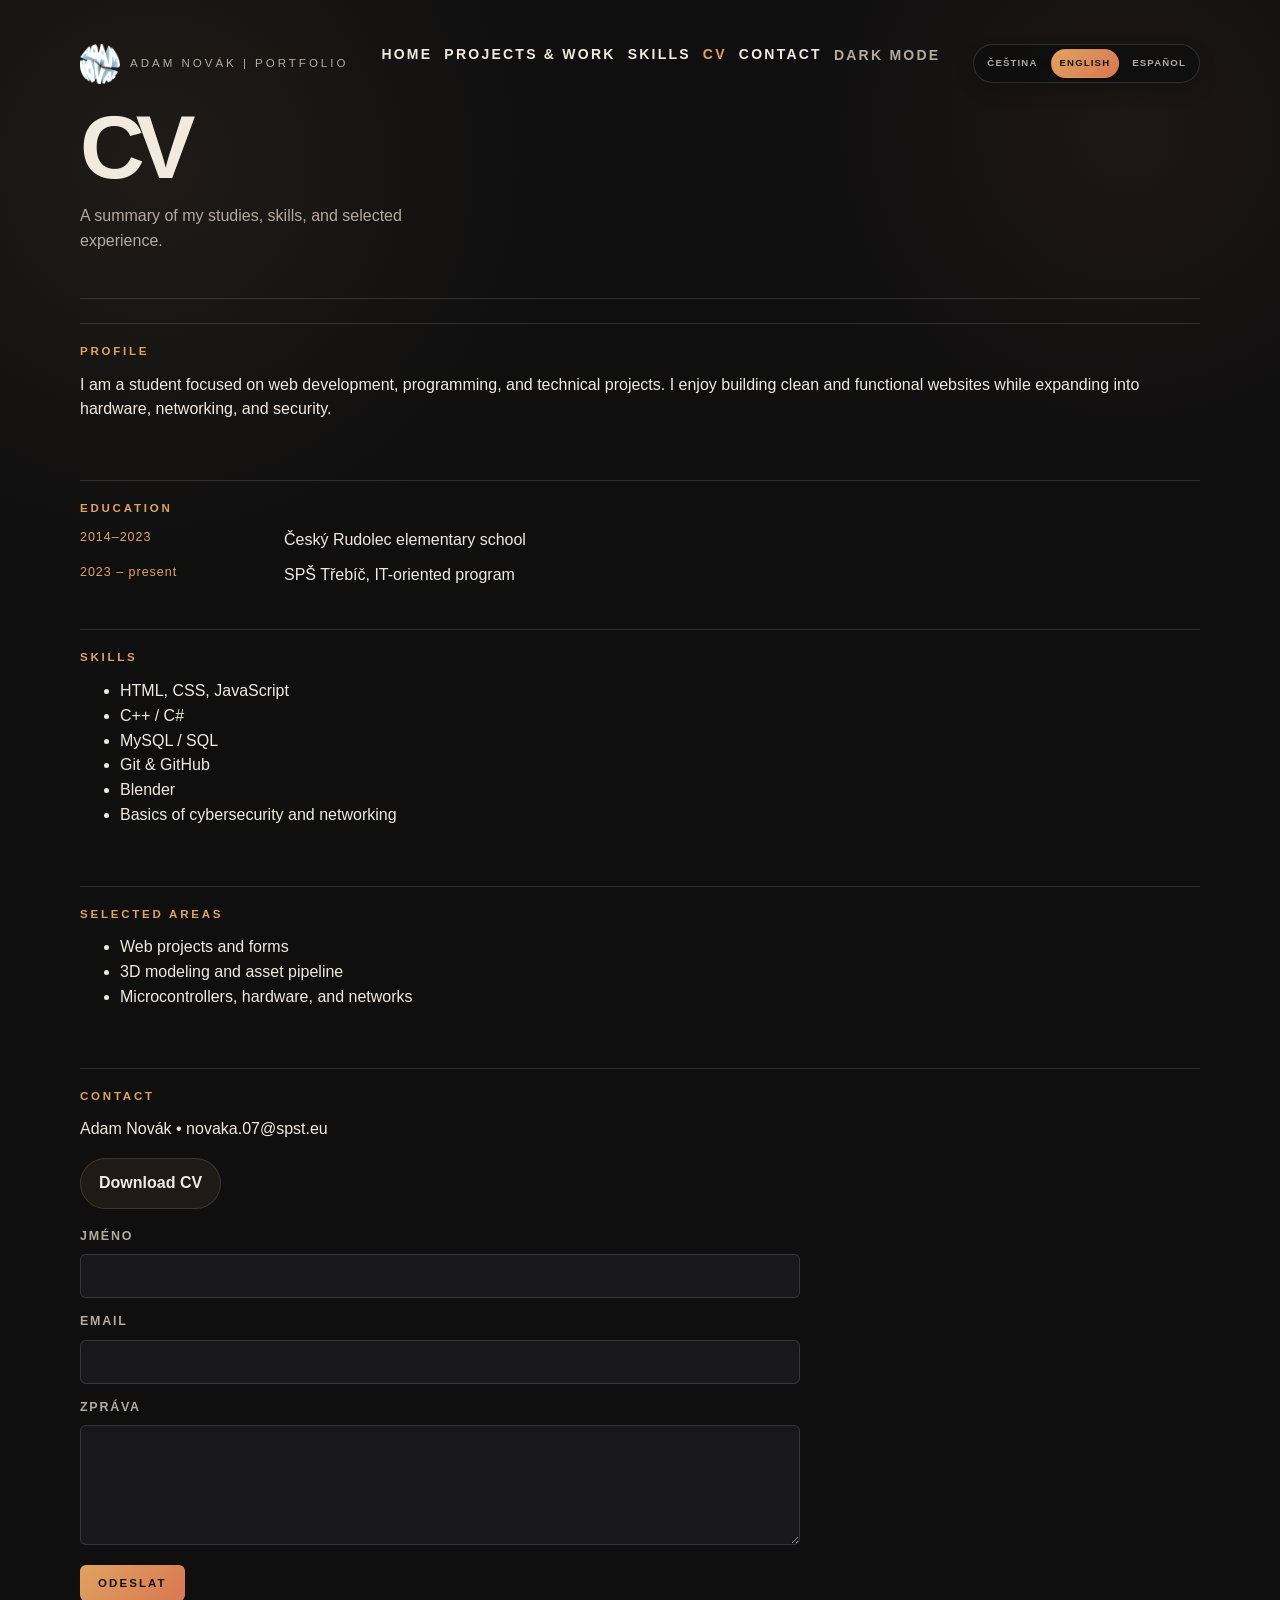
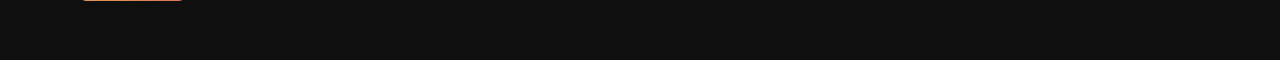
<file: zivotopis.html>
<!DOCTYPE html><html lang="cs"><head><meta charset="UTF-8"><meta name="viewport" content="width=device-width,initial-scale=1"><meta name="description" content="Životopis Adama Nováka – studium, dovednosti, projekty a kontakt."><meta name="author" content="Adam Novák"><meta name="theme-color" content="#0f0f10"><title>Životopis | Adam Novák</title><link rel="icon" type="image/webp" href="LOGO.webp"><link rel="canonical" href="https://adameknovacek.netlify.app/zivotopis.html"><link rel="stylesheet" href="style.css"><script src="script.js" defer="defer"></script></head><body class="cv-page"><header class="hero"><div class="hero__topbar"><a class="hero__brand" href="index.html" aria-label="Přejít na hlavní stránku"><img class="hero__logo hero__logo--large" src="LOGO.webp" alt="Logo Adam Novák"><span>Adam Novák | Portfolio</span></a><nav aria-label="Hlavní navigace"><a href="index.html">Domů</a><a href="projekty.html">Projekty a Práce</a><a href="dovednosti.html">Dovednosti</a><a href="zivotopis.html" aria-current="page">Životopis</a><a href="index.html#kontakt">Kontakt</a><button type="button" data-theme-toggle>Tmavý režim</button></nav></div><h1>Životopis</h1><p class="hero__subtitle">Přehled studia, dovedností a vybraných zkušeností.</p></header><main class="obsah"><section id="cv-profile" class="karta"><h2>Profil</h2><p>Jsem student se zaměřením na webový vývoj, programování a technické projekty. Baví mě stavět čisté a funkční weby a zároveň si rozšiřovat záběr i do oblasti hardwaru, sítí a bezpečnosti.</p></section><section id="cv-education" class="karta"><h2>Vzdělání</h2><ul class="cv-list"><li><span>2014–2023</span>Základní škola Český Rudolec</li><li><span>2023 – současnost</span>SPŠ Třebíč, obor s IT zaměřením</li></ul></section><section id="cv-skills" class="karta"><h2>Dovednosti</h2><ul class="cv-list"><li>HTML, CSS, JavaScript</li><li>C++ / C#</li><li>MySQL / SQL</li><li>Git &amp; GitHub</li><li>Blender</li><li>Základy kybernetické bezpečnosti a sítí</li></ul></section><section id="cv-projects" class="karta"><h2>Vybrané oblasti</h2><ul class="cv-list"><li>Webové projekty a formuláře</li><li>3D modelování a asset pipeline</li><li>Mikrokontroléry, hardware a sítě</li></ul></section><section id="cv-contact" class="karta contact-section"><h2>Kontakt</h2><p>Adam Novák • novaka.07@spst.eu</p><a id="cv-download" class="back-link" href="CV.pdf" target="_blank" rel="noopener noreferrer" download>Stáhnout CV</a><form name="kontaktni-formular" method="POST" action="/thank-you.html" data-netlify="true" data-netlify-honeypot="bot-field" class="contact-form"><input type="hidden" name="form-name" value="kontaktni-formular"><p class="contact-form__honeypot"><label>Nevyplňujte toto pole: <input name="bot-field"></label></p><div class="contact-form__field"><label for="cv-contact-name">Jméno</label><input id="cv-contact-name" name="name" type="text" autocomplete="name" required></div><div class="contact-form__field"><label for="cv-contact-email">Email</label><input id="cv-contact-email" name="email" type="email" autocomplete="email" required></div><div class="contact-form__field"><label for="cv-contact-message">Zpráva</label><textarea id="cv-contact-message" name="message" rows="5" required></textarea></div><button type="submit" class="weather-widget__button">Odeslat</button></form></section></main><button id="chat-bubble" class="chat-bubble" aria-label="Otevřít chat" aria-expanded="false"><svg width="24" height="24" viewBox="0 0 24 24" fill="none" stroke="currentColor" stroke-width="2"><path d="M21 15a2 2 0 0 1-2 2H7l-4 4V5a2 2 0 0 1 2-2h14a2 2 0 0 1 2 2z"></path></svg></button><div id="chat-modal" class="chat-modal" hidden><div class="chat-modal__container"><div class="chat-modal__header"><h2>Zeptej se mě</h2><button id="chat-close" class="chat-modal__close" aria-label="Zavřít chat">&times;</button></div><div class="chat-modal__body"><p class="chat-modal__intro">Ptej se na mé dovednosti, projekty nebo pozadí.</p><div id="chat-response" aria-live="polite" class="chat-response"></div></div><div class="chat-modal__footer"><input type="text" id="chat-input" placeholder="např. Jaké jazyky znáš?" aria-label="Tvá otázka"><button id="chat-send">Poslat</button></div></div></div></body></html>
</file>
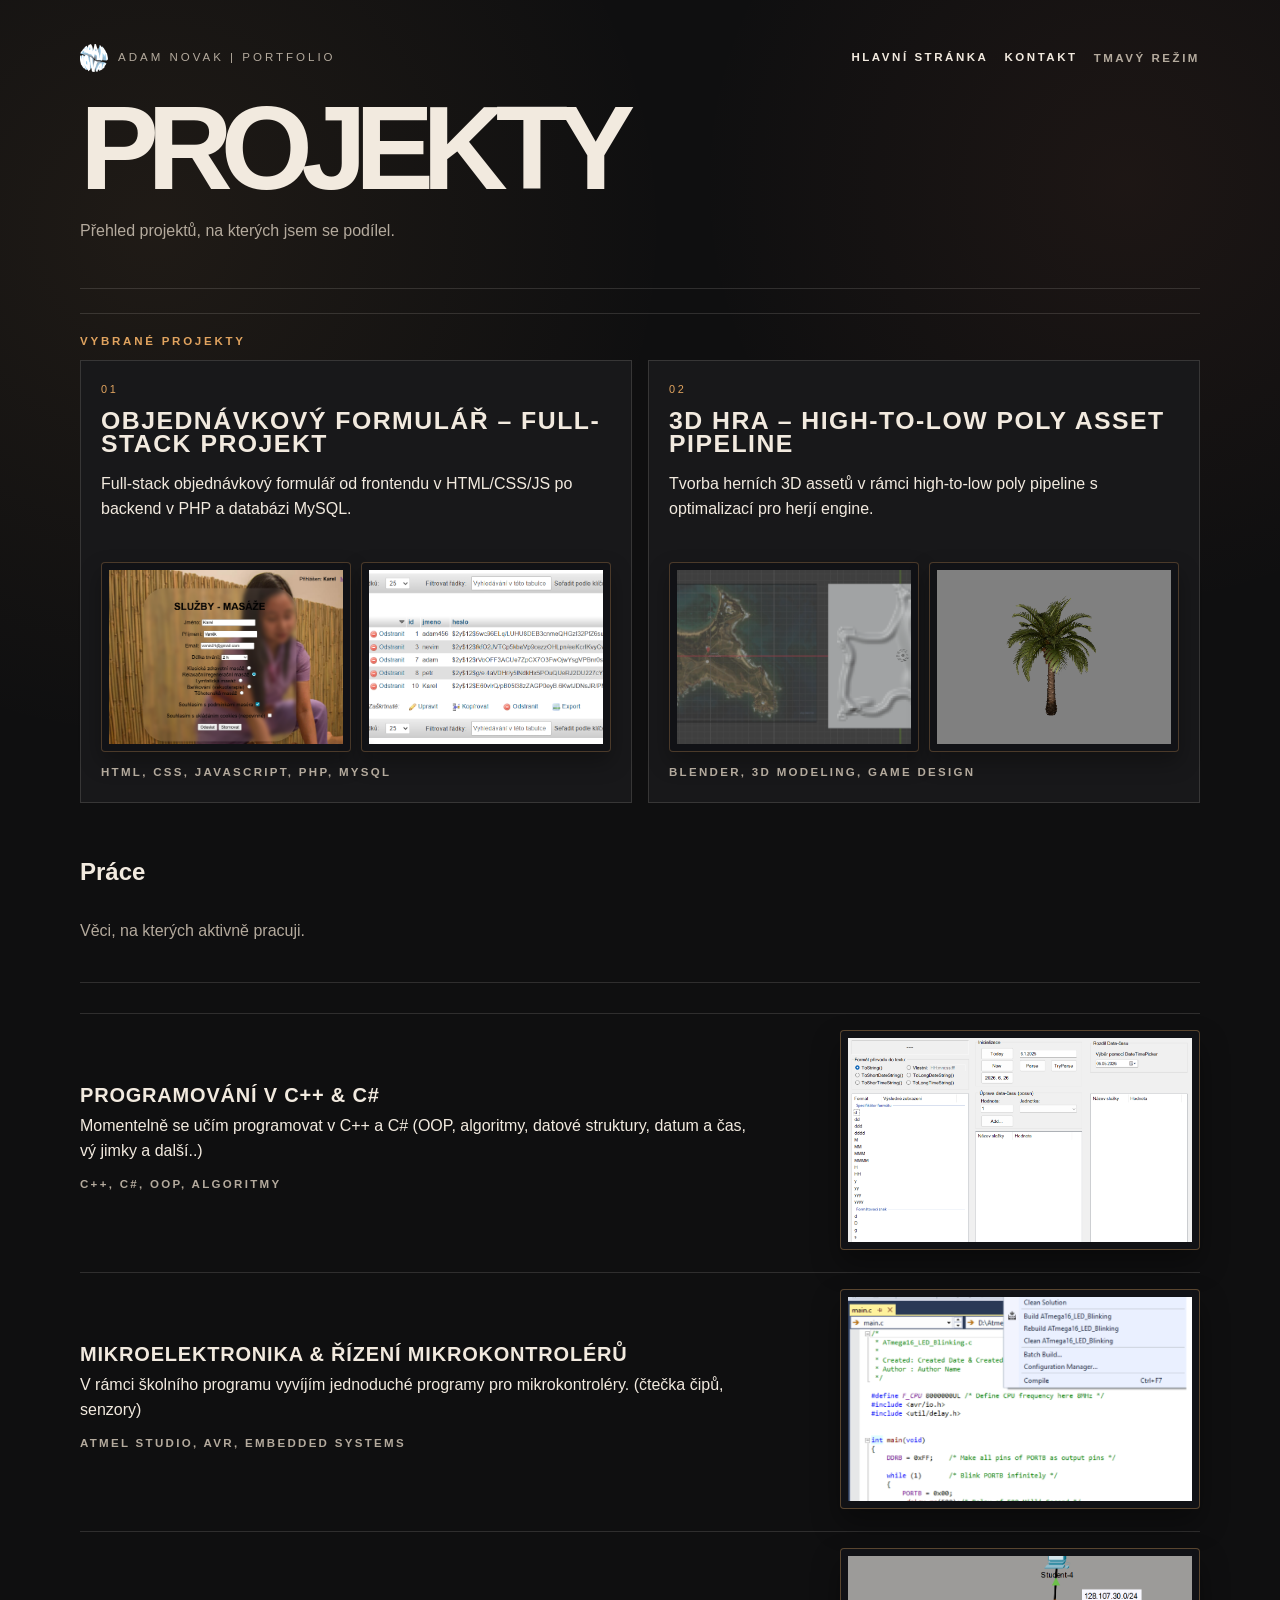
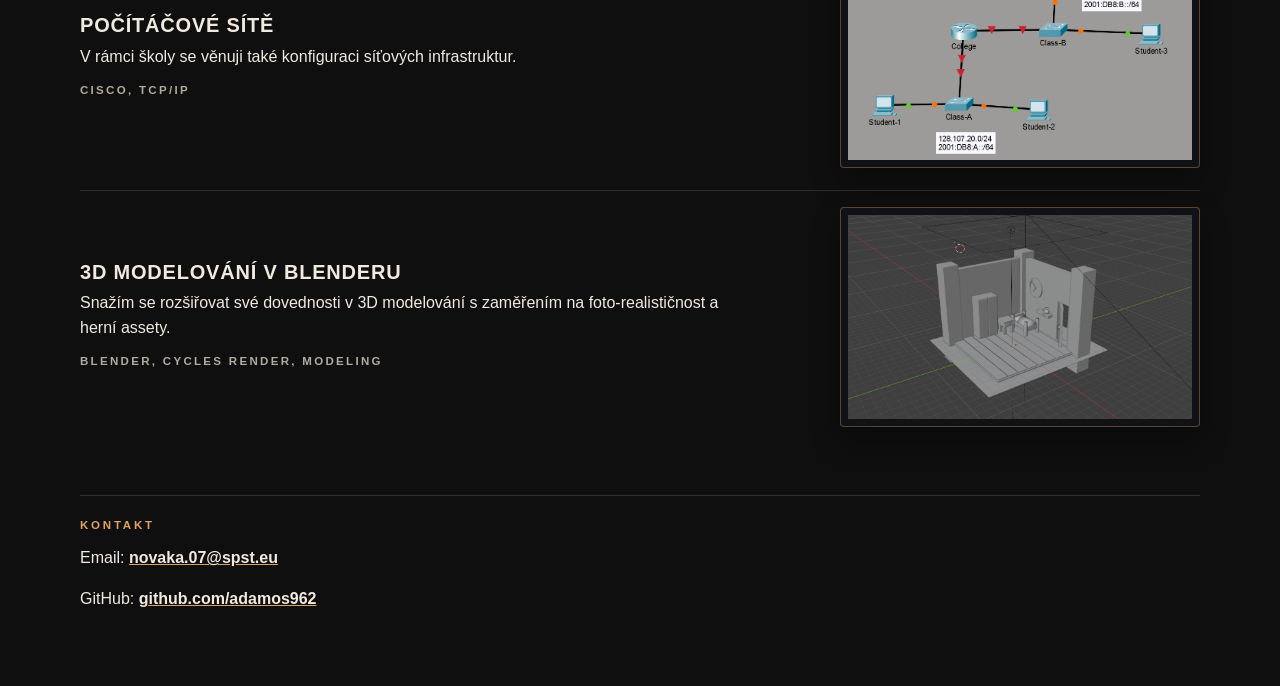
<file: my-portfolio/projekty.html>
<!DOCTYPE html>
<html lang="cs">
<head>
    <meta charset="UTF-8">
    <meta name="viewport" content="width=device-width, initial-scale=1.0">
    <meta name="description" content="Projekty Adama Nováka: Full-stack webový formulář, 3D modelování v Blenderu, programování C++/C#, síťová infrastruktura. Ukázky práce.">
    <meta name="author" content="Adam Novák">
    <meta name="keywords" content="projekty, full-stack, HTML CSS JavaScript PHP MySQL, 3D Blender, programování, školní práce">
    <meta name="robots" content="index,follow,max-snippet:-1,max-image-preview:large">
    <meta name="theme-color" content="#0f0f10">
    <meta name="color-scheme" content="dark light">
    <meta property="og:locale" content="cs_CZ">
    <meta property="og:type" content="website">
    <meta property="og:url" content="https://adameknovacek.netlify.app/projekty.html">
    <meta property="og:site_name" content="Adam Novák | Portfolio">
    <meta property="og:title" content="Projekty | Adam Novák">
    <meta property="og:description" content="Přehled projektů a rozpracovaných prací Adama Nováka. Ukázky webů, 3D modelování, programování a síťových projektů.">
    <meta property="og:image" content="https://adameknovacek.netlify.app/LOGO.png">
    <meta property="og:image:width" content="512">
    <meta property="og:image:height" content="512">
    <meta property="og:image:type" content="image/png">
    <meta name="twitter:card" content="summary_large_image">
    <meta name="twitter:title" content="Projekty | Adam Novák">
    <meta name="twitter:description" content="Přehled projektů a rozpracovaných prací Adama Nováka. Ukázky webů, 3D modelování, programování a síťových projektů.">
    <meta name="twitter:image" content="https://adameknovacek.netlify.app/LOGO.png">
    <meta name="twitter:creator" content="@adamos962">
    <title>Projekty & Práce | Adam Novák – Full-Stack & 3D Design</title>
    <link rel="icon" type="image/png" href="LOGO.png">
    <link rel="canonical" href="https://adameknovacek.netlify.app/projekty.html">
    <link rel="preconnect" href="https://github.com">
    <link rel="stylesheet" href="style.css">
    <script type="application/ld+json">
    {
        "@context": "https://schema.org",
        "@type": "CollectionPage",
        "name": "Projekty & Práce | Adam Novák",
        "url": "https://adameknovacek.netlify.app/projekty.html",
        "description": "Full-stack projekty, 3D design, programování a síťová infrastruktura.",
        "inLanguage": "cs-CZ",
        "isPartOf": {
            "@type": "WebSite",
            "url": "https://adameknovacek.netlify.app/",
            "name": "Adam Novák | Portfolio"
        },
        "author": {
            "@type": "Person",
            "name": "Adam Novák",
            "url": "https://adameknovacek.netlify.app/",
            "sameAs": ["https://github.com/adamos962"]
        }
    }
    </script>
    <script type="application/ld+json">
    {
        "@context": "https://schema.org",
        "@type": "BreadcrumbList",
        "itemListElement": [
            {
                "@type": "ListItem",
                "position": 1,
                "name": "Domů",
                "item": "https://adameknovacek.netlify.app/"
            },
            {
                "@type": "ListItem",
                "position": 2,
                "name": "Projekty",
                "item": "https://adameknovacek.netlify.app/projekty.html"
            }
        ]
    }
    </script>
</head>
<body>
    <header class="hero">
        <div class="hero__topbar">
            <a class="hero__brand" href="index.html" aria-label="Přejít na hlavní stránku">
                <img class="hero__logo" src="LOGO.png" alt="Logo Adam Novák">
                <span>Adam Novak | Portfolio</span>
            </a>
            <nav aria-label="Hlavni navigace">
                <a href="index.html">Hlavní stránka</a>
                <a href="index.html#kontakt">Kontakt</a>
                <button type="button" data-theme-toggle>Tmavý režim</button>
            </nav>
        </div>

        <h1>Projekty</h1>
        <p class="hero__subtitle">Přehled projektů, na kterých jsem se podílel.</p>
    </header>

    <main class="obsah">
        <section class="karta">
            <h2>Vybrané Projekty</h2>
            <ul class="projekty-grid">
                <li class="projekt-karta">
                    <article itemscope itemtype="https://schema.org/CreativeWork">
                        <p class="project-kicker">01</p>
                        <h3 itemprop="name">Objednávkový formulář – Full-Stack Projekt</h3>
                        <p class="projekt-popis" itemprop="description">
                            Full-stack objednávkový formulář od frontendu v HTML/CSS/JS po backend v PHP a databázi MySQL.
                        </p>
                        <div class="project-media">
                            <img src="okazka.png" alt="Objednávkový formulář – podobá frontendu s HTML CSS inputy" itemprop="image">
                            <img src="okazka2.png" alt="Objednávkový formulář – MySQL databáze a backend architektura" itemprop="image">
                        </div>
                        <p class="stack" itemprop="keywords">HTML, CSS, JavaScript, PHP, MySQL</p>
                    </article>
                </li>

                <li class="projekt-karta">
                    <article itemscope itemtype="https://schema.org/CreativeWork">
                        <p class="project-kicker">02</p>
                        <h3 itemprop="name">3D Hra – High-to-Low Poly Asset Pipeline</h3>
                        <p class="projekt-popis" itemprop="description">
                            Tvorba herních 3D assetů v rámci high-to-low poly pipeline s optimalizací pro herjí engine.
                        </p>
                        <div class="project-media">
                            <img src="hra1.png" alt="3D model hry – high poly verze s detailem v Blenderu" itemprop="image">
                            <img src="hra2.png" alt="3D model hry – optimalizovaná low poly verze pro herjí engine" itemprop="image">
                        </div>
                        <p class="stack" itemprop="keywords">Blender, 3D Modeling, Game Design</p>
                    </article>
                </li>
            </ul>
        </section>

        <h2>Práce</h2>
        <p class="hero__subtitle">Věci, na kterých aktivně pracuji.</p>
        
        <section class="karta">
    <div class="work-list">
        <article class="work-item work-item--with-img" itemscope itemtype="https://schema.org/CreativeWork">
            <div class="work-content">
                <h3 itemprop="name">Programování v C++ & C#</h3>
                <p class="work-text" itemprop="description">
                    Momentelně se učím programovat v C++ a C# (OOP, algoritmy, datové struktury, datum a čas, vý jimky a další..)
                </p>
                <p class="stack" itemprop="keywords">C++, C#, OOP, Algoritmy</p>
            </div>
            <div class="work-image">
                <img src="programovani.png" alt="Vývoj C++ a C# aplikací – programovací editory a integrované prostředí" itemprop="image">
            </div>
        </article>

        <article class="work-item work-item--with-img" itemscope itemtype="https://schema.org/CreativeWork">
            <div class="work-content">
                <h3 itemprop="name">Mikroelektronika & Řízení Mikrokontrolérů</h3>
                <p class="work-text" itemprop="description">
                    V rámci školního programu vyvíjím jednoduché programy pro mikrokontroléry. (čtečka čipů, senzory)
                </p>
                <p class="stack" itemprop="keywords">Atmel Studio, AVR, Embedded Systems</p>
            </div>
            <div class="work-image">
                <img src="atmel.png" alt="Mikrokontrolér projekt v Atmel Studiu – kód pro AVR mikrokontroléry" itemprop="image">
            </div>
        </article>

        <article class="work-item work-item--with-img" itemscope itemtype="https://schema.org/CreativeWork">
            <div class="work-content">
                <h3 itemprop="name">Počítáčové Sítě</h3>
                <p class="work-text" itemprop="description">
                    V rámci školy se věnuji také konfiguraci síťových infrastruktur.
                </p>
                <p class="stack" itemprop="keywords">Cisco, TCP/IP</p>
            </div>
            <div class="work-image">
                <img src="packet.png" alt="Síťová infrastruktura a routery v Cisco Packet Traceru" itemprop="image">
            </div>
        </article>

        <article class="work-item work-item--with-img" itemscope itemtype="https://schema.org/CreativeWork">
            <div class="work-content">
                <h3 itemprop="name">3D Modelování v Blenderu</h3>
                <p class="work-text" itemprop="description">
                    Snažím se rozšiřovat své dovednosti v 3D modelování s zaměřením na foto-realističnost a herní assety.
                </p>
                <p class="stack" itemprop="keywords">Blender, Cycles Render, Modeling</p>
            </div>
            <div class="work-image">
                <img src="ukazkablender.png" alt="3D model a rendering z Blenderu s Cycles renderovacím enginem" itemprop="image">
            </div>
        </article>
    </div>
</section>
    </main>

    <footer class="karta karta--footer">
        <h2>Kontakt</h2>
        <address class="kontakt-data">
            <p>Email: <a href="mailto:novaka.07@spst.eu">novaka.07@spst.eu</a></p>
            <p>GitHub: <a href="https://github.com/adamos962" target="_blank" rel="noopener noreferrer">github.com/adamos962</a></p>
        </address>
    </footer>
    <script src="script.js" defer></script>
</body>
</html>
</file>
<file: style.css>
.back-link,.hero__brand,nav a{text-decoration:none}:root,body.dark-mode{--line:rgba(242, 234, 223, 0.14);--accent:#e0a35f}body,nav a{color:var(--ink)}.contact-form label,.projekt-karta h3,.weather-card__item dt,.weather-widget__button,.work-item h3,h1,nav button{text-transform:uppercase}.github-project-card__link:hover,.karta--footer a{text-decoration:underline}:root{--bg:#0f0f10;--surface:#18181a;--ink:#f2eadf;--muted:#b4aa9d;--page-width:1120px}body.dark-mode{--bg:#e5d0ad;--surface:#d7bb86;--ink:#1f1f22;--muted:#5f5a54;--color-primary:var(--accent);--color-muted:var(--muted)}*{box-sizing:border-box;user-select:none}body{margin:0;padding:22px 18px 36px;font-family:Arial,sans-serif;line-height:1.55;background:radial-gradient(circle at 12% 10%,rgba(224,163,95,.08),transparent 22%),radial-gradient(circle at 88% 8%,rgba(216,119,82,.07),transparent 18%),var(--bg)}.weather-card__item dt,.weather-widget__button,h1,h2,h3,nav button{font-family:"Arial Narrow","Helvetica Neue Condensed Bold",Impact,"Arial Black",sans-serif}.thank-you-page{min-height:100vh;display:flex;flex-direction:column}.thank-you-page .obsah{flex:1;display:flex;align-items:flex-start}.thank-you-page .obsah .karta{width:100%;margin-top:28px}.hero,.karta--footer,.obsah{max-width:var(--page-width);margin:0 auto}.hero.hero--full{max-width:none;width:100%;margin:0;padding-left:22px;padding-right:22px}.hero{padding:22px 0 26px;border-bottom:1px solid var(--line);min-height:160px;display:grid;grid-template-rows:auto 1fr}.hero__topbar{display:flex;justify-content:space-between;align-items:center;flex-wrap:wrap;gap:18px;margin-bottom:22px}.hero__brand,.karta h2,.project-kicker,.seznam-dovednosti li,.stack,.study-timeline__list span,nav a{font-family:"Arial Narrow","Helvetica Neue Condensed Bold",Impact,"Arial Black",sans-serif;text-transform:uppercase}.hero__brand{margin:0;display:inline-flex;align-items:center;gap:10px;font-size:.72rem;letter-spacing:.26em;color:var(--muted)}.weather-widget__button,nav a,nav button{font-size:.72rem;font-weight:700;letter-spacing:.22em}.hero__logo{width:28px;height:28px;object-fit:contain;border-radius:6px}.hero__logo--large{width:40px;height:40px}nav{display:flex;flex-wrap:wrap;gap:16px}.weather-widget__button,nav button{padding:0;border:0;background:0 0;color:var(--muted);cursor:pointer;transition:color .2s}@media (min-width:761px){.hero__topbar{flex-wrap:nowrap;align-items:flex-start;gap:12px}.hero{min-height:220px}.hero__topbar nav{flex:1 1 auto;min-width:0;justify-content:center;flex-wrap:nowrap;align-items:center;gap:12px}.hero__topbar .language-switcher{flex:0 0 auto;margin-left:10px}nav a,nav button{flex:0 0 auto;white-space:nowrap;font-size:.64rem;letter-spacing:.14em}.hero__subtitle{min-height:2.9em}}.weather-widget__button{padding:12px 16px;border:1px solid var(--line);border-radius:4px;background:rgba(224,163,95,.08);letter-spacing:.18em}.weather-widget__button:hover,nav button:hover{color:var(--accent);transform:none}.weather-widget__button:focus-visible,nav button:focus-visible{outline:2px solid var(--accent);outline-offset:4px}h1,h2,h3{margin:0;line-height:.92}h1{font-size:clamp(2.8rem, 8vw, 5.6rem);letter-spacing:-.1em}h1.typewriter{overflow:hidden;white-space:nowrap;border-right:.15em solid var(--accent);letter-spacing:.15em;animation:3.5s steps(30,end) typing,.5s step-end infinite blink-caret}@keyframes typing{from{width:0}to{width:100%}}@keyframes blink-caret{from,to{border-color:transparent}50%{border-color:var(--accent)}}.hero__subtitle{margin:16px 0 18px;max-width:40ch;font-size:1rem;color:var(--muted)}.hero .hero__subtitle,.hero>h1{align-self:center}.github-projects,.weather-widget{display:grid;gap:14px}.github-projects__message,.weather-widget__intro p{margin:0;color:var(--muted)}.weather-widget__controls{display:flex;flex-wrap:wrap;gap:10px}.github-projects__grid,.project-media,.projekty-grid,.weather-card__details{display:grid;grid-template-columns:repeat(2,minmax(0,1fr))}.weather-widget__input{flex:1 1 260px;min-width:0;padding:12px 14px;border:1px solid var(--line);border-radius:4px;background:var(--surface);color:var(--ink);font:inherit;user-select:text}.weather-widget__input::placeholder{color:var(--muted)}.weather-widget__input:focus-visible{outline:2px solid var(--accent);outline-offset:2px}.weather-widget__button:hover{background:rgba(224,163,95,.16);border-color:rgba(224,163,95,.32)}.karta,.work-item{border-top:1px solid var(--line)}.weather-card{padding:16px;background:var(--surface)}.weather-card__message{margin:0 0 14px;color:var(--muted)}.weather-card__details{gap:12px;margin:0;padding:0}.weather-card__item{padding:12px;border:1px solid var(--line);border-radius:4px;background:rgba(255,255,255,.02)}.weather-card__item dt{margin:0 0 6px;font-size:.68rem;letter-spacing:.22em;color:var(--accent)}.weather-card__item dd{margin:0;font-size:1.05rem;font-weight:700;letter-spacing:.02em}.github-projects__grid{gap:16px}.github-project-card{position:relative;padding:18px 18px 70px;border:1px solid var(--line);background:var(--surface)}.github-project-card__title{margin:0 0 8px;font-size:1rem}.github-project-card__badge{display:inline-block;margin-bottom:10px;padding:4px 8px;border-radius:999px;color:#111216;font-size:.7rem;font-weight:700}.github-project-card__description{margin:0 0 14px;color:var(--ink)}#chat-send,.chat-modal__close:hover,.karta h2,.project-kicker,.study-timeline__list span{color:var(--accent)}.github-project-card__link{color:var(--accent);text-decoration:none;font-size:.9rem}.btn-github,.github-project-card .btn-github{display:inline-flex;gap:.5rem;transition:.5s cubic-bezier(.165, .84, .44, 1);font-weight:800;place-content:center;padding:.5rem .75rem;font-size:.825rem;line-height:1rem;background-color:rgba(0,0,0,.4);box-shadow:inset 0 1px 0 0 rgba(255,255,255,.04),inset 0 0 0 1px rgba(255,255,255,.04);color:#fff;text-decoration:none;cursor:pointer}.github-project-card .btn-github{position:absolute;bottom:18px;left:18px;border:none;border-radius:100px;align-items:center}.btn-github svg,.github-project-card .btn-github svg{display:block}.btn-github:hover,.github-project-card .btn-github:hover{box-shadow:inset 0 1px 0 0 rgba(255,255,255,.08),inset 0 0 0 1px rgba(224,163,95,.2);color:#e0a35f;transform:translateY(-.25rem);background-color:rgba(0,0,0,.5)}.btn-github{border:none;border-radius:100px;align-items:center}.obsah{margin-top:24px;display:grid;gap:20px}.karta{padding:22px 0}.karta h2{margin-bottom:14px;font-size:.72rem;letter-spacing:.24em}.about-section{display:grid;grid-template-columns:minmax(0,1.15fr) minmax(300px,0.85fr);gap:30px;align-items:start}.study-timeline__list{margin:0;padding:2px 0 0 24px;list-style:none;position:relative}.chat-bubble,.chat-modal{position:fixed;right:24px}.study-timeline__list::before{content:"";position:absolute;left:7px;top:6px;bottom:10px;width:2px;background:rgba(242,234,223,.45)}.study-timeline__list li{position:relative;margin-bottom:16px;line-height:1.45}.study-timeline__list li:last-child{margin-bottom:0}.study-timeline__list li::before{content:"";position:absolute;left:-20px;top:.3rem;width:10px;height:10px;border-radius:50%;border:2px solid rgba(242,234,223,.9);background:var(--bg);box-shadow:0 0 0 2px rgba(224,163,95,.16)}.study-timeline__list span{display:block;margin-bottom:3px;font-size:.74rem;letter-spacing:.12em}#cv-education .cv-list{margin:0;padding:0;list-style:none;display:grid;gap:10px}#cv-education .cv-list li{display:grid;grid-template-columns:minmax(150px,190px) 1fr;gap:14px;align-items:start}#cv-education .cv-list li span{display:block;white-space:nowrap;color:var(--accent);font-size:.78rem;letter-spacing:.08em}.seznam-dovednosti{display:flex;flex-wrap:wrap;gap:14px;margin:14px 0 0;padding:0;list-style:none}.seznam-dovednosti li{padding:10px 14px;border:1px solid var(--line);font-size:.74rem;font-weight:700;letter-spacing:.18em}.projekty-grid{gap:16px;margin-top:14px;padding:0;list-style:none}.projekt-karta{border:1px solid var(--line);background:var(--surface)}.projekt-karta article{padding:20px;height:100%}.project-media img,.work-image img{display:block;padding:7px;background:#111216;object-fit:cover;width:100%}.project-kicker{margin:0 0 12px;font-size:.68rem;letter-spacing:.24em}.contact-form label,.stack{color:var(--muted);font-weight:700}.projekt-karta h3{margin:0 0 12px;font-size:1.55rem;letter-spacing:.06em}.projekt-popis{min-height:4.65em}.project-media{gap:10px;margin:16px 0 12px}.project-media img{height:190px;border:1px solid rgba(224,163,95,.28);border-radius:4px;box-shadow:0 10px 22px rgba(0,0,0,.3)}.stack{margin:12px 0 0;font-size:.72rem;letter-spacing:.2em}.work-list{margin-top:8px}.work-item{padding:16px 0 22px}.work-item--with-img{display:flex;gap:34px;align-items:center;justify-content:space-between}.work-content{flex:1}.work-image{flex:0 0 360px}.work-image img{height:220px;border:1px solid rgba(224,163,95,.35);border-radius:4px;box-shadow:0 14px 28px rgba(0,0,0,.35)}.work-item h3{margin:0 0 10px;font-size:1.25rem;letter-spacing:.04em}.work-text{margin:0;max-width:75ch}.contact-form{max-width:720px;margin-top:18px}.contact-form__field{margin-bottom:14px;display:flex;flex-direction:column;gap:8px}.back-link,.language-switcher{display:inline-flex;align-items:center}.contact-form label{font-size:.78rem;letter-spacing:.14em}.contact-form input[type=email],.contact-form input[type=text],.contact-form textarea{background:var(--surface);border:1px solid var(--line);color:var(--ink);padding:12px 14px;border-radius:6px;font-size:1rem;width:100%}.contact-form textarea{min-height:120px;resize:vertical}.contact-form input:focus,.contact-form select:focus,.contact-form textarea:focus{outline:2px solid var(--color-primary);border-color:var(--color-primary);box-shadow:0 8px 24px rgba(224,163,95,.06)}.contact-form button:disabled,.contact-form button[disabled],.contact-submit-btn:disabled,.contact-submit-btn[disabled]{opacity:.7;cursor:not-allowed;transform:none}.contact-form button{margin-top:6px;padding:12px 18px;border-radius:6px;background:linear-gradient(135deg,var(--accent),#d87752);color:#111216;border:none;font-weight:700;cursor:pointer}.contact-form button:hover{filter:brightness(1.02)}.contact-submit-btn{font-family:inherit;font-size:16px;background:linear-gradient(to bottom,#e0a35f 0,#d87752 100%);color:#fff;padding:.8em 1.2em;display:flex;align-items:center;justify-content:center;border:none;border-radius:25px;box-shadow:0 5px 10px rgba(0,0,0,.2);transition:.3s;cursor:pointer;margin-top:12px;font-weight:700}.contact-submit-btn:hover{transform:translateY(-3px);box-shadow:0 8px 15px rgba(0,0,0,.3)}.contact-submit-btn:active{transform:scale(.95);box-shadow:0 2px 5px rgba(0,0,0,.2)}.contact-submit-btn span{display:block;margin-left:.4em;transition:.3s}.contact-submit-btn svg{width:18px;height:18px;fill:white;transition:.3s}.contact-submit-btn .svg-wrapper{display:flex;align-items:center;justify-content:center;width:30px;height:30px;border-radius:50%;background-color:rgba(255,255,255,.2);margin-right:.5em;transition:.3s}.contact-submit-btn:hover .svg-wrapper{background-color:rgba(255,255,255,.5)}.contact-submit-btn:hover svg{transform:rotate(45deg)}.karta--footer{margin-top:24px;padding-top:24px;border-top:1px solid var(--line)}.karta--footer a{color:var(--ink);font-weight:700;text-decoration-color:var(--accent)}.back-link{gap:10px;padding:12px 18px;border:1px solid var(--line);border-radius:999px;background:rgba(224,163,95,.08);color:var(--ink);font-weight:700;transition:transform .2s,border-color .2s,background .2s}.back-link:hover{transform:translateY(-1px);border-color:var(--accent);background:rgba(224,163,95,.14)}.back-link:focus-visible{outline:2px solid var(--accent);outline-offset:3px}.kontakt-data{font-style:normal}.language-switcher{position:static;margin:0;z-index:1001;gap:4px;padding:4px;border:1px solid var(--line);border-radius:999px;background:rgba(15,15,16,.9);backdrop-filter:blur(10px);box-shadow:0 8px 18px rgba(0,0,0,.16)}.hero__topbar .language-switcher{margin-left:auto}.language-switcher__button{border:1px solid transparent;border-radius:999px;background:0 0;color:var(--muted);cursor:pointer;font:inherit;font-size:.6rem;font-weight:900;letter-spacing:.12em;padding:6px 8px;text-transform:uppercase;transition:color .2s,background .2s,border-color .2s,transform .2s}.language-switcher__button:focus-visible,.language-switcher__button:hover{color:var(--ink);border-color:rgba(224,163,95,.28);background:rgba(224,163,95,.12);transform:translateY(-1px)}.chat-bubble,.language-switcher__button.is-active{background:linear-gradient(135deg,var(--accent),#d87752);color:#111216}.language-switcher__button.is-active{border-color:transparent}.language-switcher__button:focus-visible{outline:2px solid var(--accent);outline-offset:2px}.chat-bubble{bottom:24px;width:56px;height:56px;border-radius:50%;border:none;cursor:pointer;display:flex;align-items:center;justify-content:center;box-shadow:0 4px 12px rgba(224,163,95,.3);transition:transform .2s,box-shadow .2s;z-index:999}.chat-bubble:hover{transform:scale(1.1);box-shadow:0 6px 16px rgba(224,163,95,.5)}.chat-bubble:focus-visible{outline:2px solid var(--accent);outline-offset:4px}.chat-bubble svg{width:24px;height:24px}.chat-modal{bottom:100px;max-width:360px;background:var(--surface);border:1px solid var(--line);border-radius:12px;box-shadow:0 8px 24px rgba(0,0,0,.3);max-height:500px;z-index:998;display:flex;flex-direction:column;animation:.3s ease-out slideUp}.chat-modal[hidden],.contact-form__honeypot{display:none}@keyframes slideUp{from{opacity:0;transform:translateY(20px)}to{opacity:1;transform:translateY(0)}}.chat-modal__header{padding:12px 16px;border-bottom:1px solid var(--line);display:flex;justify-content:space-between;align-items:center}.chat-modal__close,nav a,nav button{padding:0;background:0 0;cursor:pointer;display:flex}.chat-modal__header h2{margin:0;font-size:.95rem;color:var(--ink)}@media (max-width:640px){.contact-form{padding:0 6px}.hero__topbar .language-switcher{margin-left:0!important;margin-right:0!important;width:100%!important;justify-content:center!important;display:flex!important;align-items:center!important;padding-left:12px!important;padding-right:12px!important;box-sizing:border-box!important}}.chat-modal__close{border:none;color:var(--muted);font-size:1.3rem;width:28px;height:28px;align-items:center;justify-content:center}.chat-modal__body{padding:12px 16px;flex:1;overflow-y:auto;display:flex;flex-direction:column;gap:10px}.chat-modal__intro{margin:0;font-size:.8rem;color:var(--muted)}#chat-input,.chat-response{border:1px solid var(--line);color:var(--ink)}.chat-response{padding:10px 12px;border-radius:6px;background:rgba(224,163,95,.06);font-size:.85rem;line-height:1.4;min-height:50px;display:flex;align-items:center}.chat-response.loading{color:var(--muted);font-style:italic}.chat-response.error{color:#ff6b6b}.chat-modal__footer{padding:10px 16px;border-top:1px solid var(--line);display:flex;gap:6px}#chat-input{flex:1;padding:8px 10px;border-radius:4px;background:var(--bg);font:inherit;font-size:.8rem;user-select:text}#chat-input::placeholder{color:var(--muted)}#chat-input:focus-visible{outline:0;border-color:var(--accent)}#chat-send{padding:8px 12px;border:1px solid var(--line);border-radius:4px;background:rgba(224,163,95,.12);font:inherit;font-weight:700;font-size:.75rem;cursor:pointer;white-space:nowrap;transition:.2s}#chat-send:hover{background:rgba(224,163,95,.2);border-color:var(--accent)}@media (max-width:760px){#cv-education .cv-list li,.about-section,.github-projects__grid,.project-media,.projekty-grid,.weather-card__details{grid-template-columns:1fr}body{padding:16px 10px 22px}.hero{padding:16px 0 18px;min-height:120px}.karta{padding:18px 0}.project-media img,.work-image img{height:210px}.about-section{gap:20px}.work-item--with-img{flex-direction:column;gap:15px}.work-image{flex:none;width:100%}.chat-bubble{width:48px;height:48px;bottom:16px;right:16px}.hero__topbar .language-switcher{width:100%;margin-top:2px;margin-left:0;margin-right:0;justify-content:center;align-self:center}.language-switcher__button{flex:1 1 0;min-width:0;padding:5px 7px;font-size:.56rem;letter-spacing:.1em;text-align:center;white-space:nowrap}#cv-education .cv-list li{gap:4px}#cv-education .cv-list li span{white-space:normal}.chat-modal{bottom:80px;right:12px;max-width:calc(100vw - 24px);max-height:60vh}}.reveal{opacity:0;transform:translateY(24px) scale(.985);filter:blur(8px);transition:opacity .7s,transform .7s,filter .7s}.reveal.is-visible{opacity:1;transform:none;filter:none}@media (prefers-reduced-motion:reduce){*,::after,::before{animation-duration:0s!important;animation-iteration-count:1!important;transition-duration:0s!important;scroll-behavior:auto!important}.reveal{opacity:1!important;transform:none!important;filter:none!important}}nav a,nav button{margin:0;border:none;--primary-color:var(--ink);--hovered-color:var(--accent);position:relative;font-weight:600;font-size:14px;letter-spacing:.16em;gap:.35rem;align-items:center;transition:color .2s,transform .2s}nav a::after,nav button::after{position:absolute;content:"";width:0;left:0;bottom:-5px;background:var(--hovered-color);height:2px;transition:.3s ease-out}nav a:focus-visible::after,nav a:hover::after,nav button:focus-visible::after,nav button:hover::after{width:100%}nav a:focus-visible,nav a:hover,nav button:focus-visible,nav button:hover{color:var(--hovered-color);transform:translateX(2px)}nav a[aria-current=page]{color:var(--accent);color:var(--hovered-color)}.skills-list{display:grid;grid-template-columns:repeat(auto-fit,minmax(180px,1fr));gap:12px}.skill{padding:12px;border-radius:8px;border:1px solid var(--line);background:var(--surface);font-weight:700;color:var(--ink)}
</file>
<file: my-portfolio/style.css>
:root {
	--bg: #0f0f10;
	--surface: #18181a;
	--ink: #f2eadf;
	--muted: #b4aa9d;
	--line: rgba(242, 234, 223, 0.14);
	--accent: #e0a35f;
	--page-width: 1120px;
}

body.dark-mode {
	--bg: #e5d0ad;
	--surface: #d7bb86;
	--ink: #1f1f22;
	--muted: #5f5a54;
	--line: rgba(31, 31, 34, 0.14);
	--accent: #8b5e2d;
}

* {
	box-sizing: border-box;
	user-select: none;
}

body {
	margin: 0;
	padding: 22px 18px 36px;
	font-family: Arial, sans-serif;
	line-height: 1.55;
	color: var(--ink);
	background:
		radial-gradient(circle at 12% 10%, rgba(224, 163, 95, 0.08), transparent 22%),
		radial-gradient(circle at 88% 8%, rgba(216, 119, 82, 0.07), transparent 18%),
		var(--bg);
}

.hero, .obsah, .karta--footer {
	max-width: var(--page-width);
	margin: 0 auto;
}

.hero {
	padding: 22px 0 26px;
	border-bottom: 1px solid var(--line);
}

.hero__topbar {
	display: flex;
	justify-content: space-between;
	align-items: center;
	flex-wrap: wrap;
	gap: 18px;
	margin-bottom: 22px;
}

.hero__brand, nav a, .karta h2, .stack, .project-kicker, .seznam-dovednosti li, .study-timeline__list span {
	font-family: "Arial Narrow", "Helvetica Neue Condensed Bold", Impact, "Arial Black", sans-serif;
	text-transform: uppercase;
}

.hero__brand {
	margin: 0;
	display: inline-flex;
	align-items: center;
	gap: 10px;
	font-size: 0.72rem;
	letter-spacing: 0.26em;
	color: var(--muted);
	text-decoration: none;
}

.hero__logo {
	width: 28px;
	height: 28px;
	object-fit: contain;
	border-radius: 6px;
}

.hero__logo--large {
	width: 40px;
	height: 40px;
}

nav {
	display: flex;
	flex-wrap: wrap;
	gap: 16px;
}

nav a {
	font-size: 0.72rem;
	font-weight: 700;
	letter-spacing: 0.22em;
	text-decoration: none;
	color: var(--ink);
}

nav a[aria-current="page"] {
	color: var(--accent);
}

nav button, .weather-widget__button {
	padding: 0;
	border: 0;
	background: transparent;
	color: var(--muted);
	font-family: "Arial Narrow", "Helvetica Neue Condensed Bold", Impact, "Arial Black", sans-serif;
	font-size: 0.72rem;
	font-weight: 700;
	letter-spacing: 0.22em;
	text-transform: uppercase;
	cursor: pointer;
	transition: color 0.2s ease;
}

.weather-widget__button {
	padding: 12px 16px;
	border: 1px solid var(--line);
	border-radius: 4px;
	background: rgba(224, 163, 95, 0.08);
	letter-spacing: 0.18em;
	text-transform: uppercase;
}

nav button:hover, .weather-widget__button:hover {
	color: var(--accent);
	transform: none;
}

nav button:focus-visible, .weather-widget__button:focus-visible {
	outline: 2px solid var(--accent);
	outline-offset: 4px;
}

h1, h2, h3 {
	margin: 0;
	font-family: "Arial Narrow", "Helvetica Neue Condensed Bold", Impact, "Arial Black", sans-serif;
	line-height: 0.92;
}

h1 {
	font-size: clamp(3.4rem, 10vw, 7.4rem);
	letter-spacing: -0.1em;
	text-transform: uppercase;
}

h1.typewriter {
	overflow: hidden;
	white-space: nowrap;
	border-right: 0.15em solid var(--accent);
	letter-spacing: 0.15em;
	animation: typing 3.5s steps(30, end), blink-caret 0.5s step-end infinite;
}

@keyframes typing {
	from { width: 0; }
	to { width: 100%; }
}

@keyframes blink-caret {
	from, to { border-color: transparent; }
	50% { border-color: var(--accent); }
}

.hero__subtitle {
	margin: 16px 0 18px;
	max-width: 40ch;
	font-size: 1rem;
	color: var(--muted);
}

.weather-widget {
	display: grid;
	gap: 14px;
}

.weather-widget__intro p {
	margin: 0;
	color: var(--muted);
}

.weather-widget__controls {
	display: flex;
	flex-wrap: wrap;
	gap: 10px;
}

.weather-widget__input {
	flex: 1 1 260px;
	min-width: 0;
	padding: 12px 14px;
	border: 1px solid var(--line);
	border-radius: 4px;
	background: var(--surface);
	color: var(--ink);
	font: inherit;
	user-select: text;
}

.weather-widget__input::placeholder {
	color: var(--muted);
}

.weather-widget__input:focus-visible {
	outline: 2px solid var(--accent);
	outline-offset: 2px;
}

.weather-widget__button:hover {
	background: rgba(224, 163, 95, 0.16);
	border-color: rgba(224, 163, 95, 0.32);
}

.weather-card {
	padding: 16px;
	background: var(--surface);
}

.weather-card__message {
	margin: 0 0 14px;
	color: var(--muted);
}

.weather-card__details {
	display: grid;
	grid-template-columns: repeat(2, minmax(0, 1fr));
	gap: 12px;
	margin: 0;
	padding: 0;
}

.weather-card__item {
	padding: 12px;
	border: 1px solid var(--line);
	border-radius: 4px;
	background: rgba(255, 255, 255, 0.02);
}

.weather-card__item dt {
	margin: 0 0 6px;
	font-family: "Arial Narrow", "Helvetica Neue Condensed Bold", Impact, "Arial Black", sans-serif;
	font-size: 0.68rem;
	letter-spacing: 0.22em;
	text-transform: uppercase;
	color: var(--accent);
}

.weather-card__item dd {
	margin: 0;
	font-size: 1.05rem;
	font-weight: 700;
	letter-spacing: 0.02em;
}

.github-projects {
	display: grid;
	gap: 14px;
}

.github-projects__message {
	margin: 0;
	color: var(--muted);
}

.github-projects__grid {
	display: grid;
	grid-template-columns: repeat(2, minmax(0, 1fr));
	gap: 16px;
}

.github-project-card {
	padding: 18px;
	border: 1px solid var(--line);
	background: var(--surface);
}

.github-project-card__title {
	margin: 0 0 8px;
	font-size: 1rem;
}

.github-project-card__badge {
	display: inline-block;
	margin-bottom: 10px;
	padding: 4px 8px;
	border-radius: 999px;
	color: #111216;
	font-size: 0.7rem;
	font-weight: 700;
}

.github-project-card__description {
	margin: 0 0 14px;
	color: var(--ink);
}

.github-project-card__link {
	color: var(--accent);
	text-decoration: none;
	font-size: 0.9rem;
}

.github-project-card__link:hover {
	text-decoration: underline;
}

.obsah {
	margin-top: 24px;
	display: grid;
	gap: 20px;
}

.karta {
	padding: 22px 0;
	border-top: 1px solid var(--line);
}

.karta h2 {
	margin-bottom: 14px;
	font-size: 0.72rem;
	letter-spacing: 0.24em;
	color: var(--accent);
}

.about-section {
	display: grid;
	grid-template-columns: minmax(0, 1.15fr) minmax(300px, 0.85fr);
	gap: 30px;
	align-items: start;
}

.study-timeline__list {
	margin: 0;
	padding: 2px 0 0 24px;
	list-style: none;
	position: relative;
}

.study-timeline__list::before {
	content: "";
	position: absolute;
	left: 7px;
	top: 6px;
	bottom: 10px;
	width: 2px;
	background: rgba(242, 234, 223, 0.45);
}

.study-timeline__list li {
	position: relative;
	margin-bottom: 16px;
	line-height: 1.45;
}

.study-timeline__list li:last-child { margin-bottom: 0; }

.study-timeline__list li::before {
	content: "";
	position: absolute;
	left: -20px;
	top: 0.3rem;
	width: 10px;
	height: 10px;
	border-radius: 50%;
	border: 2px solid rgba(242, 234, 223, 0.9);
	background: var(--bg);
	box-shadow: 0 0 0 2px rgba(224, 163, 95, 0.16);
}

.study-timeline__list span {
	display: block;
	margin-bottom: 3px;
	font-size: 0.74rem;
	letter-spacing: 0.12em;
	color: var(--accent);
}

.seznam-dovednosti {
	display: flex;
	flex-wrap: wrap;
	gap: 14px;
	margin: 14px 0 0;
	padding: 0;
	list-style: none;
}

.seznam-dovednosti li {
	padding: 10px 14px;
	border: 1px solid var(--line);
	font-size: 0.74rem;
	font-weight: 700;
	letter-spacing: 0.18em;
}

.projekty-grid {
	display: grid;
	grid-template-columns: repeat(2, minmax(0, 1fr));
	gap: 16px;
	margin-top: 14px;
	padding: 0;
	list-style: none;
}

.projekt-karta {
	border: 1px solid var(--line);
	background: var(--surface);
}

.projekt-karta article {
	padding: 20px;
	height: 100%;
}

.project-kicker {
	margin: 0 0 12px;
	font-size: 0.68rem;
	letter-spacing: 0.24em;
	color: var(--accent);
}

.projekt-karta h3 {
	margin: 0 0 12px;
	font-size: 1.55rem;
	text-transform: uppercase;
	letter-spacing: 0.06em;
}

.projekt-popis {
	min-height: 4.65em;
}

.project-media {
	display: grid;
	grid-template-columns: repeat(2, minmax(0, 1fr));
	gap: 10px;
	margin: 16px 0 12px;
}

.project-media img {
	display: block;
	width: 100%;
	height: 190px;
	padding: 7px;
	object-fit: cover;
	border: 1px solid rgba(224, 163, 95, 0.28);
	border-radius: 4px;
	background: #111216;
	box-shadow: 0 10px 22px rgba(0, 0, 0, 0.3);
}

.stack {
	margin: 12px 0 0;
	color: var(--muted);
	font-size: 0.72rem;
	font-weight: 700;
	letter-spacing: 0.2em;
}

.work-list {
	margin-top: 8px;
}

.work-item {
	padding: 16px 0 22px;
	border-top: 1px solid var(--line);
}

.work-item--with-img {
	display: flex;
	gap: 34px;
	align-items: center;
	justify-content: space-between;
}

.work-content { flex: 1; }
.work-image { flex: 0 0 360px; }

.work-image img {
	display: block;
	width: 100%;
	height: 220px;
	padding: 7px;
	border: 1px solid rgba(224, 163, 95, 0.35);
	border-radius: 4px;
	background: #111216;
	object-fit: cover;
	box-shadow: 0 14px 28px rgba(0, 0, 0, 0.35);
}

.work-item h3 {
	margin: 0 0 10px;
	font-size: 1.25rem;
	text-transform: uppercase;
	letter-spacing: 0.04em;
}

.work-text {
	margin: 0;
	max-width: 75ch;
}

.karta--footer {
	margin-top: 24px;
	padding-top: 24px;
	border-top: 1px solid var(--line);
}

.karta--footer a {
	color: var(--ink);
	font-weight: 700;
	text-decoration: underline;
	text-decoration-color: var(--accent);
}

.kontakt-data {
	font-style: normal;
}

/* Chat Widget */
.chat-bubble {
	position: fixed;
	bottom: 24px;
	right: 24px;
	width: 56px;
	height: 56px;
	border-radius: 50%;
	border: none;
	background: linear-gradient(135deg, var(--accent), #d87752);
	color: #111216;
	cursor: pointer;
	display: flex;
	align-items: center;
	justify-content: center;
	box-shadow: 0 4px 12px rgba(224, 163, 95, 0.3);
	transition: transform 0.2s, box-shadow 0.2s;
	z-index: 999;
}
.chat-bubble:hover { transform: scale(1.1); box-shadow: 0 6px 16px rgba(224, 163, 95, 0.5); }
.chat-bubble:focus-visible { outline: 2px solid var(--accent); outline-offset: 4px; }
.chat-bubble svg { width: 24px; height: 24px; }

.chat-modal {
	position: fixed;
	bottom: 100px;
	right: 24px;
	max-width: 360px;
	background: var(--surface);
	border: 1px solid var(--line);
	border-radius: 12px;
	box-shadow: 0 8px 24px rgba(0, 0, 0, 0.3);
	max-height: 500px;
	z-index: 998;
	display: flex;
	flex-direction: column;
	animation: slideUp 0.3s ease-out;
}
.chat-modal[hidden] { display: none; }
@keyframes slideUp { from { opacity: 0; transform: translateY(20px); } to { opacity: 1; transform: translateY(0); } }

.chat-modal__header {
	padding: 12px 16px;
	border-bottom: 1px solid var(--line);
	display: flex;
	justify-content: space-between;
	align-items: center;
}
.chat-modal__header h2 { margin: 0; font-size: 0.95rem; color: var(--ink); }
.chat-modal__close {
	background: none;
	border: none;
	color: var(--muted);
	cursor: pointer;
	padding: 0;
	font-size: 1.3rem;
	width: 28px;
	height: 28px;
	display: flex;
	align-items: center;
	justify-content: center;
}
.chat-modal__close:hover { color: var(--accent); }

.chat-modal__body {
	padding: 12px 16px;
	flex: 1;
	overflow-y: auto;
	display: flex;
	flex-direction: column;
	gap: 10px;
}
.chat-modal__intro { margin: 0; font-size: 0.8rem; color: var(--muted); }
.chat-response {
	padding: 10px 12px;
	border: 1px solid var(--line);
	border-radius: 6px;
	background: rgba(224, 163, 95, 0.06);
	color: var(--ink);
	font-size: 0.85rem;
	line-height: 1.4;
	min-height: 50px;
	display: flex;
	align-items: center;
}
.chat-response.loading { color: var(--muted); font-style: italic; }
.chat-response.error { color: #ff6b6b; }

.chat-modal__footer {
	padding: 10px 16px;
	border-top: 1px solid var(--line);
	display: flex;
	gap: 6px;
}
#chat-input {
	flex: 1;
	padding: 8px 10px;
	border: 1px solid var(--line);
	border-radius: 4px;
	background: var(--bg);
	color: var(--ink);
	font: inherit;
	font-size: 0.8rem;
	user-select: text;
}
#chat-input::placeholder { color: var(--muted); }
#chat-input:focus-visible { outline: none; border-color: var(--accent); }
#chat-send {
	padding: 8px 12px;
	border: 1px solid var(--line);
	border-radius: 4px;
	background: rgba(224, 163, 95, 0.12);
	color: var(--accent);
	font: inherit;
	font-weight: 700;
	font-size: 0.75rem;
	cursor: pointer;
	white-space: nowrap;
	transition: all 0.2s;
}
#chat-send:hover { background: rgba(224, 163, 95, 0.2); border-color: var(--accent); }

@media (max-width: 760px) {
	body { padding: 16px 10px 22px; }
	.hero { padding: 16px 0 18px; }
	.karta { padding: 18px 0; }
	.about-section, .projekty-grid, .project-media, .github-projects__grid { grid-template-columns: 1fr; }
	.weather-card__details { grid-template-columns: 1fr; }
	.project-media img { height: 210px; }
	.about-section { gap: 20px; }
	.work-item--with-img { flex-direction: column; gap: 15px; }
	.work-image { flex: none; width: 100%; }
	.work-image img { height: 210px; }
	.chat-bubble { width: 48px; height: 48px; bottom: 16px; right: 16px; }
	.chat-modal { bottom: 80px; right: 12px; max-width: calc(100vw - 24px); max-height: 60vh; }
}
</file>
